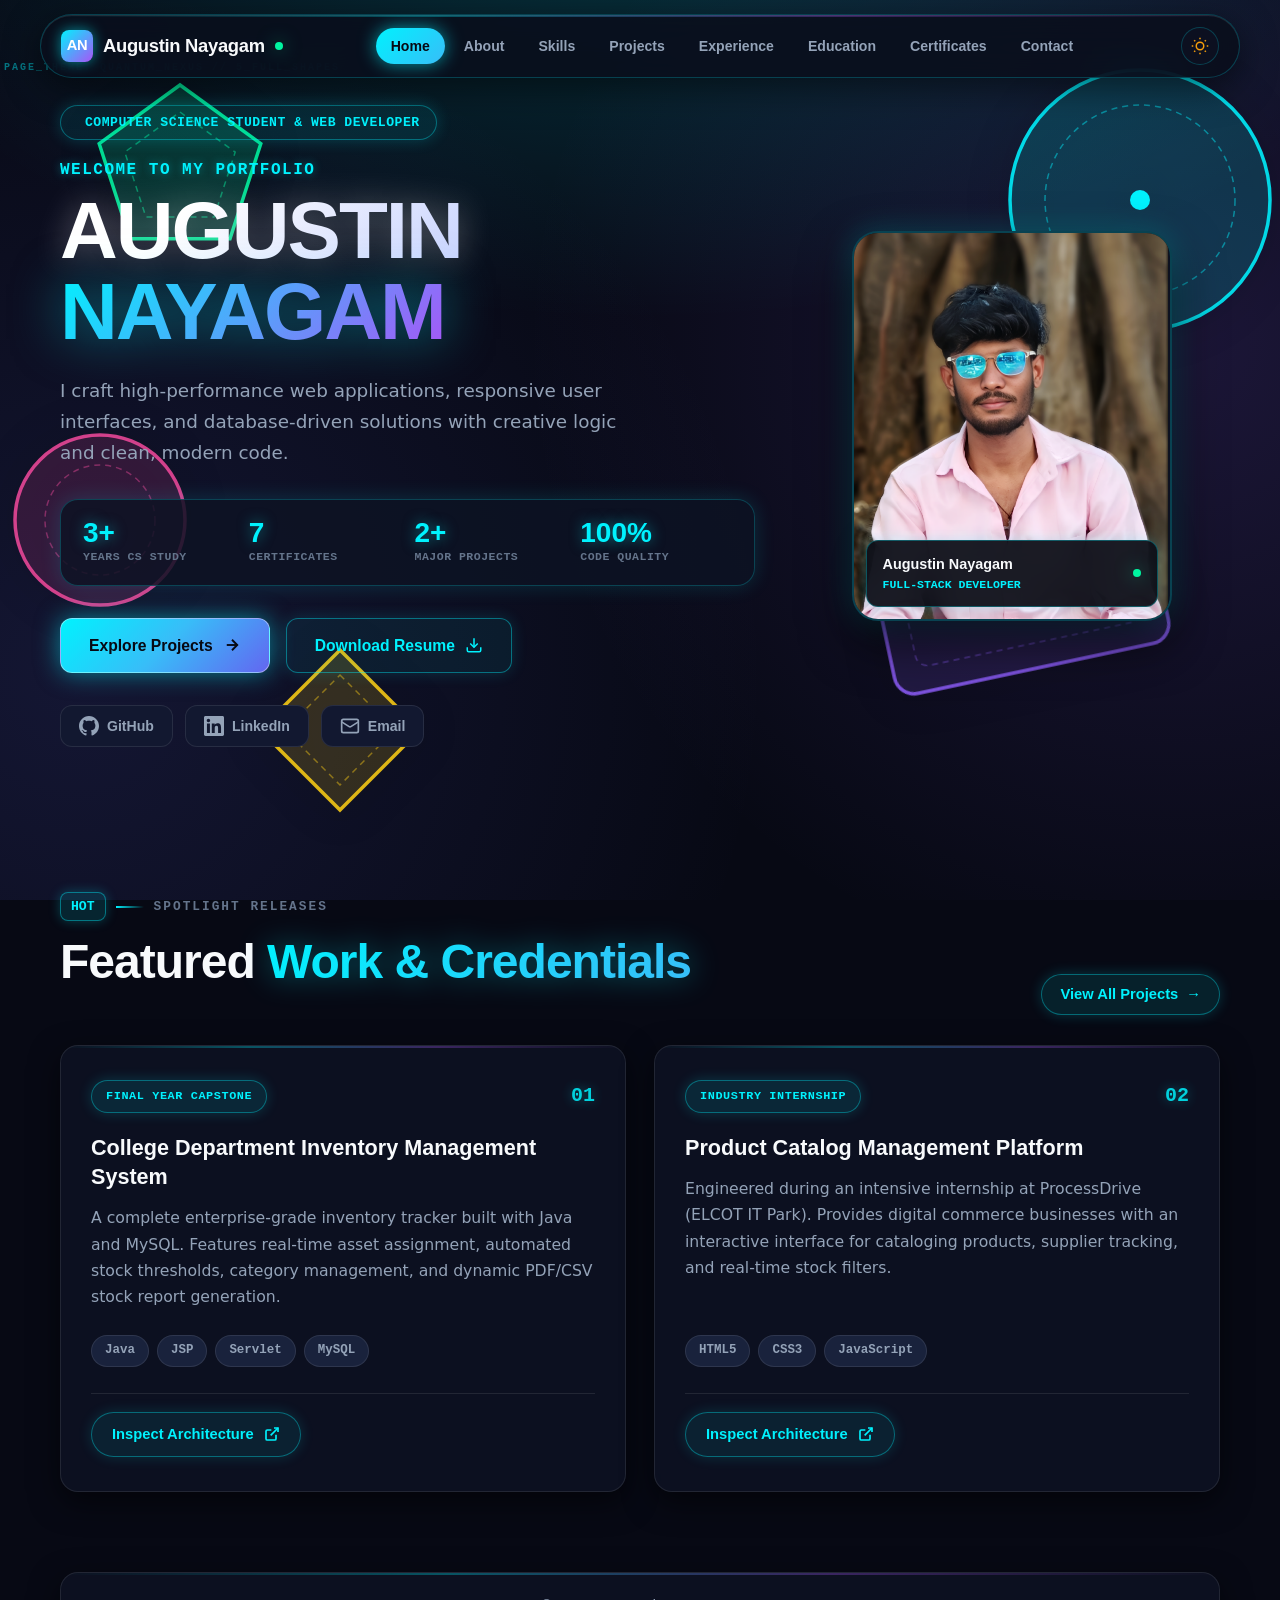
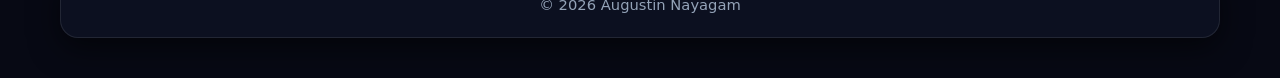
<file: index.html>
<!DOCTYPE html>
<html lang="en">

<head>
    <meta charset="UTF-8">
    <meta name="viewport" content="width=device-width, initial-scale=1.0">
    <meta http-equiv="Content-Security-Policy" content="default-src 'self'; script-src 'self'; style-src 'self' 'unsafe-inline' https://fonts.googleapis.com; font-src https://fonts.gstatic.com; img-src 'self' data:; connect-src 'self'; base-uri 'self'; form-action 'self' mailto:;">
    <meta http-equiv="X-Content-Type-Options" content="nosniff">
    <meta name="referrer" content="strict-origin-when-cross-origin">
    <meta name="description"
        content="Augustin Nayagam - Computer Science Student & Web Developer Portfolio.">
    <title>Augustin Nayagam | Portfolio</title>

    <!-- Google Fonts: Outfit, Space Grotesk, JetBrains Mono -->
    <link rel="preconnect" href="https://fonts.googleapis.com">
    <link rel="preconnect" href="https://fonts.gstatic.com" crossorigin>
    <link
        href="https://fonts.googleapis.com/css2?family=JetBrains+Mono:wght@400;500;700&family=Outfit:wght@400;500;600;700;800;900&family=Space+Grotesk:wght@400;500;600;700&display=swap"
        rel="stylesheet">

    <link rel="stylesheet" href="common.css">
    <link rel="stylesheet" href="index.css">
    <link rel="stylesheet" href="projects.css">
</head>

<body class="page-index">

    <!-- ===== HEADER ===== -->
    <header class="header" id="header">
        <div class="header-inner glass-card">
            <a href="index.html" class="brand">
                <span class="brand-badge">AN</span>
                <span class="brand-text">Augustin Nayagam</span>
                <span class="brand-dot" title="Available for opportunities"></span>
            </a>

            <nav class="desktop-nav" id="desktop-nav">
                <a href="index.html" class="nav-link active">Home</a>
                <a href="about.html" class="nav-link">About</a>
                <a href="skills.html" class="nav-link">Skills</a>
                <a href="projects.html" class="nav-link">Projects</a>
                <a href="experience.html" class="nav-link">Experience</a>
                <a href="education.html" class="nav-link">Education</a>
                <a href="certificates.html" class="nav-link">Certificates</a>
                <a href="contact.html" class="nav-link">Contact</a>
            </nav>

            <div class="header-right">
                <button id="theme-toggle" class="theme-toggle" aria-label="Toggle theme">
                    <svg class="icon-sun" width="18" height="18" viewBox="0 0 24 24" fill="none" stroke="currentColor"
                        stroke-width="2">
                        <circle cx="12" cy="12" r="5" />
                        <line x1="12" y1="1" x2="12" y2="3" />
                        <line x1="12" y1="21" x2="12" y2="23" />
                        <line x1="4.22" y1="4.22" x2="5.64" y2="5.64" />
                        <line x1="18.36" y1="18.36" x2="19.78" y2="19.78" />
                        <line x1="1" y1="12" x2="3" y2="12" />
                        <line x1="21" y1="12" x2="23" y2="12" />
                        <line x1="4.22" y1="19.78" x2="5.64" y2="18.36" />
                        <line x1="18.36" y1="5.64" x2="19.78" y2="4.22" />
                    </svg>
                    <svg class="icon-moon" width="18" height="18" viewBox="0 0 24 24" fill="none" stroke="currentColor"
                        stroke-width="2">
                        <path d="M21 12.79A9 9 0 1 1 11.21 3 7 7 0 0 0 21 12.79z" />
                    </svg>
                </button>
                <button class="burger" id="burger" aria-label="Toggle navigation">
                    <span></span><span></span><span></span>
                </button>
            </div>
        </div>
    </header>

    <!-- ===== MOBILE DRAWER ===== -->
    <div class="drawer" id="drawer">
        <div class="drawer-header">
            <a href="index.html" class="brand">
                <span class="brand-badge">AN</span>
                <span class="brand-text">Augustin Nayagam</span>
            </a>
            <button class="drawer-close" id="drawerClose" aria-label="Close menu">&times;</button>
        </div>
        <nav class="drawer-links">
            <a href="index.html" class="drawer-link active"><span class="neon-num">01</span> Home</a>
            <a href="about.html" class="drawer-link"><span class="neon-num">02</span> About</a>
            <a href="skills.html" class="drawer-link"><span class="neon-num">03</span> Skills</a>
            <a href="projects.html" class="drawer-link"><span class="neon-num">04</span> Projects</a>
            <a href="experience.html" class="drawer-link"><span class="neon-num">05</span> Experience</a>
            <a href="education.html" class="drawer-link"><span class="neon-num">06</span> Education</a>
            <a href="certificates.html" class="drawer-link"><span class="neon-num">07</span> Certificates</a>
            <a href="contact.html" class="drawer-link"><span class="neon-num">08</span> Contact</a>
        </nav>
    </div>
    <div class="drawer-overlay" id="drawer-overlay"></div>

    <main id="main">

        <!-- ===== HERO SPOTLIGHT SECTION ===== -->
        <section id="hero" class="hero sec">
            <div class="wrap hero-container">
                <div class="hero-content">
                    <div class="funky-pill anim-up">
                        <span class="glowing-orb-dot"></span>
                        <span class="pill-text">Computer Science Student &amp; Web Developer</span>
                    </div>

                    <div class="hero-titles anim-up d1">
                        <p class="hero-greeting">WELCOME TO MY PORTFOLIO</p>
                        <h1 class="hero-name">
                            <span class="name-gradient-neon">AUGUSTIN </span>
                            <span class="name-stroke-neon">NAYAGAM</span>
                        </h1>
                    </div>

                    <p class="hero-desc anim-up d2">
                        I craft high-performance web applications, responsive user interfaces, and database-driven solutions with creative logic and clean, modern code.
                    </p>

                    <!-- Player Stats / Metrics Bar -->
                    <div class="hero-stats-row anim-up d3">
                        <div class="stat-item">
                            <span class="stat-num">3+</span>
                            <span class="stat-lbl">Years CS Study</span>
                        </div>
                        <div class="stat-item">
                            <span class="stat-num">7</span>
                            <span class="stat-lbl">Certificates</span>
                        </div>
                        <div class="stat-item">
                            <span class="stat-num">2+</span>
                            <span class="stat-lbl">Major Projects</span>
                        </div>
                        <div class="stat-item">
                            <span class="stat-num">100%</span>
                            <span class="stat-lbl">Code Quality</span>
                        </div>
                    </div>

                    <div class="hero-cta-group anim-up d4">
                        <a href="projects.html" class="neon-btn neon-btn--primary">
                            <span class="btn-text">Explore Projects</span>
                            <svg width="18" height="18" viewBox="0 0 24 24" fill="none" stroke="currentColor"
                                stroke-width="2.5">
                                <line x1="5" y1="12" x2="19" y2="12"></line>
                                <polyline points="12 5 19 12 12 19"></polyline>
                            </svg>
                        </a>
                        <a href="Augustin_Nayagam_Resume.pdf" class="neon-btn neon-btn--glass" download>
                            <span class="btn-text">Download Resume</span>
                            <svg width="18" height="18" viewBox="0 0 24 24" fill="none" stroke="currentColor"
                                stroke-width="2">
                                <path d="M21 15v4a2 2 0 0 1-2 2H5a2 2 0 0 1-2-2v-4"></path>
                                <polyline points="7 10 12 15 17 10"></polyline>
                                <line x1="12" y1="15" x2="12" y2="3"></line>
                            </svg>
                        </a>
                    </div>

                    <div class="hero-socials anim-up d5">
                        <a href="https://github.com/Augustin2437" target="_blank" rel="noopener noreferrer" class="social-glass-badge"
                            aria-label="GitHub">
                            <svg width="20" height="20" viewBox="0 0 24 24" fill="currentColor">
                                <path
                                    d="M12 0c-6.626 0-12 5.373-12 12 0 5.302 3.438 9.8 8.207 11.387.599.111.793-.261.793-.577v-2.234c-3.338.726-4.033-1.416-4.033-1.416-.546-1.387-1.333-1.756-1.333-1.756-1.089-.745.083-.729.083-.729 1.205.084 1.839 1.237 1.839 1.237 1.07 1.834 2.807 1.304 3.492.997.107-.775.418-1.305.762-1.604-2.665-.305-5.467-1.334-5.467-5.931 0-1.311.469-2.381 1.236-3.221-.124-.303-.535-1.524.117-3.176 0 0 1.008-.322 3.301 1.23.957-.266 1.983-.399 3.003-.404 1.02.005 2.047.138 3.006.404 2.291-1.552 3.297-1.23 3.297-1.23.653 1.653.242 2.874.118 3.176.77.84 1.235 1.911 1.235 3.221 0 4.609-2.807 5.624-5.479 5.921.43.372.823 1.102.823 2.222v3.293c0 .319.192.694.801.576 4.765-1.589 8.199-6.086 8.199-11.386 0-6.627-5.373-12-12-12z" />
                            </svg>
                            <span>GitHub</span>
                        </a>
                        <a href="https://www.linkedin.com/in/augustin-nayagam" target="_blank" rel="noopener noreferrer"
                            class="social-glass-badge" aria-label="LinkedIn">
                            <svg width="20" height="20" viewBox="0 0 24 24" fill="currentColor">
                                <path
                                    d="M20.447 20.452h-3.554v-5.569c0-1.328-.027-3.037-1.852-3.037-1.853 0-2.136 1.445-2.136 2.939v5.667H9.351V9h3.414v1.561h.046c.477-.9 1.637-1.85 3.37-1.85 3.601 0 4.267 2.37 4.267 5.455v6.286zM5.337 7.433c-1.144 0-2.063-.926-2.063-2.065 0-1.138.92-2.063 2.063-2.063 1.14 0 2.064.925 2.064 2.063 0 1.139-.925 2.065-2.065 2.065zm1.782 13.019H3.555V9h3.564v11.452zM22.225 0H1.771C.792 0 0 .774 0 1.729v20.542C0 23.227.792 24 1.771 24h20.451C23.2 24 24 23.227 24 22.271V1.729C24 .774 23.2 0 22.222 0h.003z" />
                            </svg>
                            <span>LinkedIn</span>
                        </a>
                        <a href="mailto:augustinnayagam26@gmail.com" class="social-glass-badge" aria-label="Email">
                            <svg width="20" height="20" viewBox="0 0 24 24" fill="none" stroke="currentColor"
                                stroke-width="2">
                                <rect x="2" y="4" width="20" height="16" rx="2" />
                                <path d="m22 7-8.97 5.7a1.94 1.94 0 0 1-2.06 0L2 7" />
                            </svg>
                            <span>Email</span>
                        </a>
                    </div>
                </div>

                <div class="hero-visual anim-up d2">
                    <div class="photo-glass-frame">
                        <img src="profile.png" alt="Augustin Nayagam" class="hero-img">
                        <div class="character-card-badge">
                            <div>
                                <div class="badge-role">Augustin Nayagam</div>
                                <div class="badge-tag">FULL-STACK DEVELOPER</div>
                            </div>
                            <span class="brand-dot" title="Available for hire"></span>
                        </div>
                    </div>
                </div>
            </div>
        </section>

        <!-- ===== FEATURED HIGHLIGHTS (ANKERGAMES SHOWCASE STYLE) ===== -->
        <section class="sec home-showcase-section">
            <div class="wrap">
                <div class="showcase-header">
                    <div>
                        <div class="section-tag">
                            <span class="tag-num">HOT</span>
                            <span class="tag-line"></span>
                            <span class="tag-label">SPOTLIGHT RELEASES</span>
                        </div>
                        <h2 class="section-title">Featured <span class="neon-highlight-cyan">Work &amp; Credentials</span></h2>
                    </div>
                    <a href="projects.html" class="showcase-view-all">
                        <span>View All Projects</span>
                        <span>→</span>
                    </a>
                </div>

                <div class="projects-grid">
                    <!-- Featured Project 1 -->
                    <article class="project-glass-card glass-card reveal">
                        <div class="project-header-top">
                            <span class="project-category-badge">FINAL YEAR CAPSTONE</span>
                            <span class="project-index">01</span>
                        </div>

                        <h3 class="project-title">College Department Inventory Management System</h3>
                        <p class="project-desc">
                            A complete enterprise-grade inventory tracker built with Java and MySQL. Features real-time asset assignment, automated stock thresholds, category management, and dynamic PDF/CSV stock report generation.
                        </p>

                        <div class="project-tech-row">
                            <span class="tech-pill">Java</span>
                            <span class="tech-pill">JSP</span>
                            <span class="tech-pill">Servlet</span>
                            <span class="tech-pill">MySQL</span>
                        </div>

                        <div class="project-actions">
                            <a href="projects.html" class="project-neon-link">
                                <span>Inspect Architecture</span>
                                <svg width="16" height="16" viewBox="0 0 24 24" fill="none" stroke="currentColor"
                                    stroke-width="2.5">
                                    <path d="M18 13v6a2 2 0 0 1-2 2H5a2 2 0 0 1-2-2V8a2 2 0 0 1 2-2h6"></path>
                                    <polyline points="15 3 21 3 21 9"></polyline>
                                    <line x1="10" y1="14" x2="21" y2="3"></line>
                                </svg>
                            </a>
                        </div>
                    </article>

                    <!-- Featured Project 2 -->
                    <article class="project-glass-card glass-card reveal">
                        <div class="project-header-top">
                            <span class="project-category-badge">INDUSTRY INTERNSHIP</span>
                            <span class="project-index">02</span>
                        </div>

                        <h3 class="project-title">Product Catalog Management Platform</h3>
                        <p class="project-desc">
                            Engineered during an intensive internship at ProcessDrive (ELCOT IT Park). Provides digital commerce businesses with an interactive interface for cataloging products, supplier tracking, and real-time stock filters.
                        </p>

                        <div class="project-tech-row">
                            <span class="tech-pill">HTML5</span>
                            <span class="tech-pill">CSS3</span>
                            <span class="tech-pill">JavaScript</span>
                        </div>

                        <div class="project-actions">
                            <a href="projects.html" class="project-neon-link">
                                <span>Inspect Architecture</span>
                                <svg width="16" height="16" viewBox="0 0 24 24" fill="none" stroke="currentColor"
                                    stroke-width="2.5">
                                    <path d="M18 13v6a2 2 0 0 1-2 2H5a2 2 0 0 1-2-2V8a2 2 0 0 1 2-2h6"></path>
                                    <polyline points="15 3 21 3 21 9"></polyline>
                                    <line x1="10" y1="14" x2="21" y2="3"></line>
                                </svg>
                            </a>
                        </div>
                    </article>
                </div>
            </div>
        </section>

    </main>

    <!-- ===== FOOTER ===== -->
    <footer class="footer">
        <div class="wrap footer-content glass-card">
            <p class="footer-copy">© <span id="year"></span> Augustin Nayagam</p>
        </div>
    </footer>

    <script src="script.js"></script>
</body>

</html>
</file>
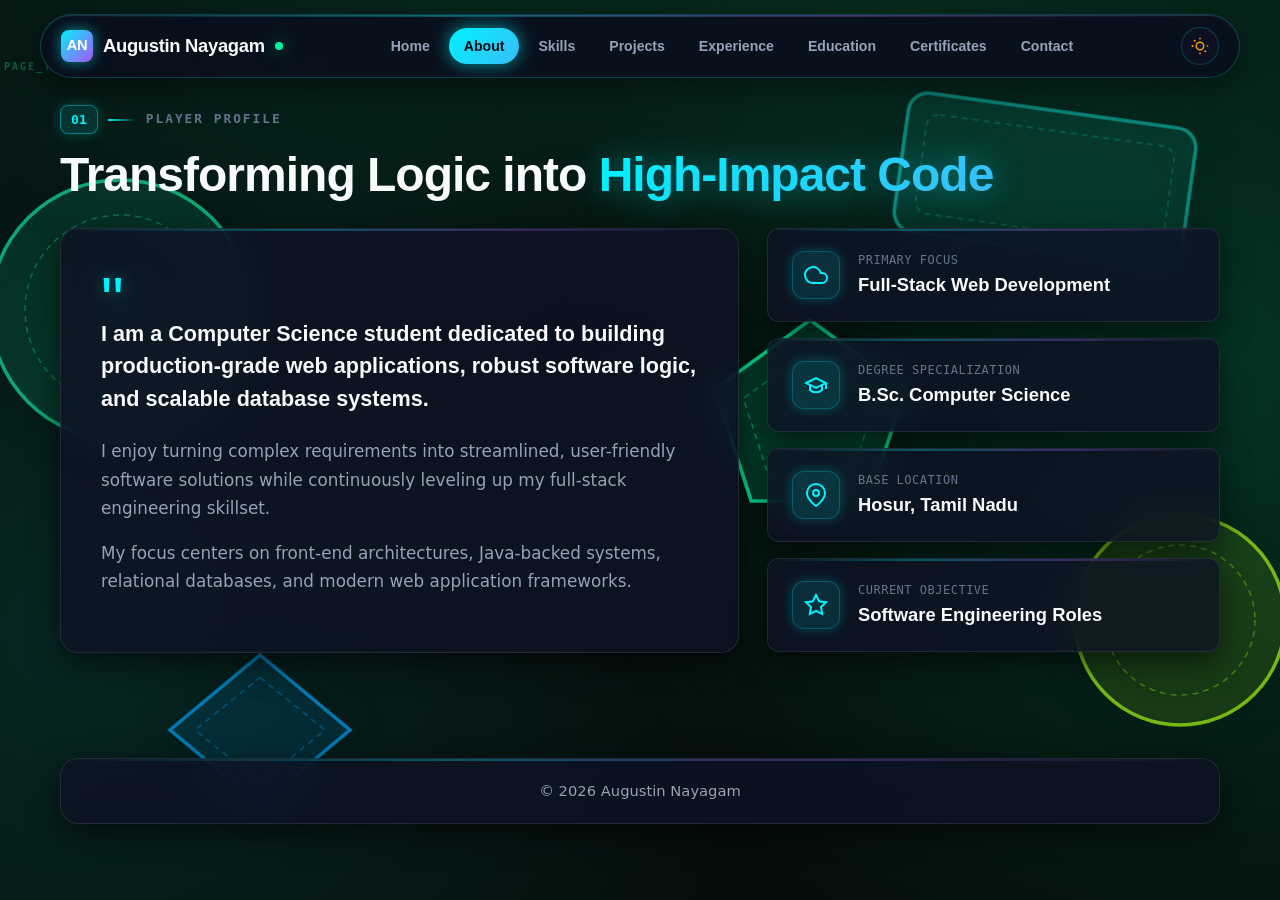
<file: about.html>
<!DOCTYPE html>
<html lang="en">

<head>
    <meta charset="UTF-8">
    <meta name="viewport" content="width=device-width, initial-scale=1.0">
    <meta http-equiv="Content-Security-Policy"
        content="default-src 'self'; script-src 'self'; style-src 'self' 'unsafe-inline' https://fonts.googleapis.com; font-src https://fonts.gstatic.com; img-src 'self' data:; connect-src 'self'; base-uri 'self'; form-action 'self' mailto:;">
    <meta http-equiv="X-Content-Type-Options" content="nosniff">
    <meta name="referrer" content="strict-origin-when-cross-origin">
    <meta name="description"
        content="About Augustin Nayagam - Computer Science student interested in web development, software engineering, and database-driven applications.">
    <title>About Me | Augustin Nayagam</title>

    <!-- Google Fonts: Outfit, Space Grotesk, JetBrains Mono -->
    <link rel="preconnect" href="https://fonts.googleapis.com">
    <link rel="preconnect" href="https://fonts.gstatic.com" crossorigin>
    <link
        href="https://fonts.googleapis.com/css2?family=JetBrains+Mono:wght@400;500;700&family=Outfit:wght@400;500;600;700;800;900&family=Space+Grotesk:wght@400;500;600;700&display=swap"
        rel="stylesheet">

    <link rel="stylesheet" href="common.css">
    <link rel="stylesheet" href="about.css">
</head>

<body class="page-about">

    <!-- ===== HEADER ===== -->
    <header class="header" id="header">
        <div class="header-inner glass-card">
            <a href="index.html" class="brand">
                <span class="brand-badge">AN</span>
                <span class="brand-text">Augustin Nayagam</span>
                <span class="brand-dot" title="Available for opportunities"></span>
            </a>

            <nav class="desktop-nav" id="desktop-nav">
                <a href="index.html" class="nav-link">Home</a>
                <a href="about.html" class="nav-link active">About</a>
                <a href="skills.html" class="nav-link">Skills</a>
                <a href="projects.html" class="nav-link">Projects</a>
                <a href="experience.html" class="nav-link">Experience</a>
                <a href="education.html" class="nav-link">Education</a>
                <a href="certificates.html" class="nav-link">Certificates</a>
                <a href="contact.html" class="nav-link">Contact</a>
            </nav>

            <div class="header-right">
                <button id="theme-toggle" class="theme-toggle" aria-label="Toggle theme">
                    <svg class="icon-sun" width="18" height="18" viewBox="0 0 24 24" fill="none" stroke="currentColor"
                        stroke-width="2">
                        <circle cx="12" cy="12" r="5" />
                        <line x1="12" y1="1" x2="12" y2="3" />
                        <line x1="12" y1="21" x2="12" y2="23" />
                        <line x1="4.22" y1="4.22" x2="5.64" y2="5.64" />
                        <line x1="18.36" y1="18.36" x2="19.78" y2="19.78" />
                        <line x1="1" y1="12" x2="3" y2="12" />
                        <line x1="21" y1="12" x2="23" y2="12" />
                        <line x1="4.22" y1="4.22" x2="5.64" y2="5.64" />
                        <line x1="18.36" y1="18.36" x2="19.78" y2="19.78" />
                        <line x1="1" y1="12" x2="3" y2="12" />
                    </svg>
                    <svg class="icon-moon" width="18" height="18" viewBox="0 0 24 24" fill="none" stroke="currentColor"
                        stroke-width="2">
                        <path d="M21 12.79A9 9 0 1 1 11.21 3 7 7 0 0 0 21 12.79z" />
                    </svg>
                </button>
                <button class="burger" id="burger" aria-label="Toggle navigation">
                    <span></span><span></span><span></span>
                </button>
            </div>
        </div>
    </header>

    <!-- ===== MOBILE DRAWER ===== -->
    <div class="drawer" id="drawer">
        <div class="drawer-header">
            <a href="index.html" class="brand">
                <span class="brand-badge">AN</span>
                <span class="brand-text">Augustin Nayagam</span>
            </a>
            <button class="drawer-close" id="drawerClose" aria-label="Close menu">&times;</button>
        </div>
        <nav class="drawer-links">
            <a href="index.html" class="drawer-link"><span class="neon-num">01</span> Home</a>
            <a href="about.html" class="drawer-link active"><span class="neon-num">02</span> About</a>
            <a href="skills.html" class="drawer-link"><span class="neon-num">03</span> Skills</a>
            <a href="projects.html" class="drawer-link"><span class="neon-num">04</span> Projects</a>
            <a href="experience.html" class="drawer-link"><span class="neon-num">05</span> Experience</a>
            <a href="education.html" class="drawer-link"><span class="neon-num">06</span> Education</a>
            <a href="certificates.html" class="drawer-link"><span class="neon-num">07</span> Certificates</a>
            <a href="contact.html" class="drawer-link"><span class="neon-num">08</span> Contact</a>
        </nav>
    </div>
    <div class="drawer-overlay" id="drawer-overlay"></div>

    <main id="main">

        <!-- ===== ABOUT SECTION ===== -->
        <section id="about" class="sec">
            <div class="wrap">
                <div class="section-tag reveal">
                    <span class="tag-num">01</span>
                    <span class="tag-line"></span>
                    <span class="tag-label">PLAYER PROFILE</span>
                </div>

                <h2 class="section-title reveal">Transforming Logic into <span class="neon-highlight-cyan">High-Impact
                        Code</span></h2>

                <div class="about-grid">
                    <div class="about-quote-card glass-card reveal">
                        <div class="quote-mark">"</div>
                        <blockquote class="about-statement">
                            I am a Computer Science student dedicated to building production-grade web applications,
                            robust software logic, and scalable database systems.
                        </blockquote>
                        <p class="about-text">
                            I enjoy turning complex requirements into streamlined, user-friendly software solutions
                            while continuously leveling up my full-stack engineering skillset.
                        </p>
                        <p class="about-text">
                            My focus centers on front-end architectures, Java-backed systems, relational databases, and
                            modern web application frameworks.
                        </p>
                    </div>

                    <div class="about-facts-container">
                        <div class="fact-card glass-card reveal">
                            <div class="fact-icon-wrap">
                                <svg width="24" height="24" viewBox="0 0 24 24" fill="none" stroke="currentColor"
                                    stroke-width="2">
                                    <path d="M18 10h-1.26A8 8 0 1 0 9 20h9a5 5 0 0 0 0-10z" />
                                </svg>
                            </div>
                            <div class="fact-info">
                                <span class="fact-title">Primary Focus</span>
                                <strong class="fact-value">Full-Stack Web Development</strong>
                            </div>
                        </div>

                        <div class="fact-card glass-card reveal">
                            <div class="fact-icon-wrap">
                                <svg width="24" height="24" viewBox="0 0 24 24" fill="none" stroke="currentColor"
                                    stroke-width="2">
                                    <path d="M22 10v6M2 10l10-5 10 5-10 5z" />
                                    <path d="M6 12v5c3 3 9 3 12 0v-5" />
                                </svg>
                            </div>
                            <div class="fact-info">
                                <span class="fact-title">Degree Specialization</span>
                                <strong class="fact-value">B.Sc. Computer Science</strong>
                            </div>
                        </div>

                        <div class="fact-card glass-card reveal">
                            <div class="fact-icon-wrap">
                                <svg width="24" height="24" viewBox="0 0 24 24" fill="none" stroke="currentColor"
                                    stroke-width="2">
                                    <path d="M21 10c0 7-9 13-9 13s-9-6-9-13a9 9 0 0 1 18 0z" />
                                    <circle cx="12" cy="10" r="3" />
                                </svg>
                            </div>
                            <div class="fact-info">
                                <span class="fact-title">Base Location</span>
                                <strong class="fact-value">Hosur, Tamil Nadu</strong>
                            </div>
                        </div>

                        <div class="fact-card glass-card reveal">
                            <div class="fact-icon-wrap">
                                <svg width="24" height="24" viewBox="0 0 24 24" fill="none" stroke="currentColor"
                                    stroke-width="2">
                                    <polygon
                                        points="12 2 15.09 8.26 22 9.27 17 14.14 18.18 21.02 12 17.77 5.82 21.02 7 14.14 2 9.27 8.91 8.26 12 2" />
                                </svg>
                            </div>
                            <div class="fact-info">
                                <span class="fact-title">Current Objective</span>
                                <strong class="fact-value">Software Engineering Roles</strong>
                            </div>
                        </div>
                    </div>
                </div>
            </div>
        </section>

    </main>

    <!-- ===== FOOTER ===== -->
    <footer class="footer">
        <div class="wrap footer-content glass-card">
            <p class="footer-copy">© <span id="year"></span> Augustin Nayagam</p>
        </div>
    </footer>

    <script src="script.js"></script>
</body>

</html>
</file>
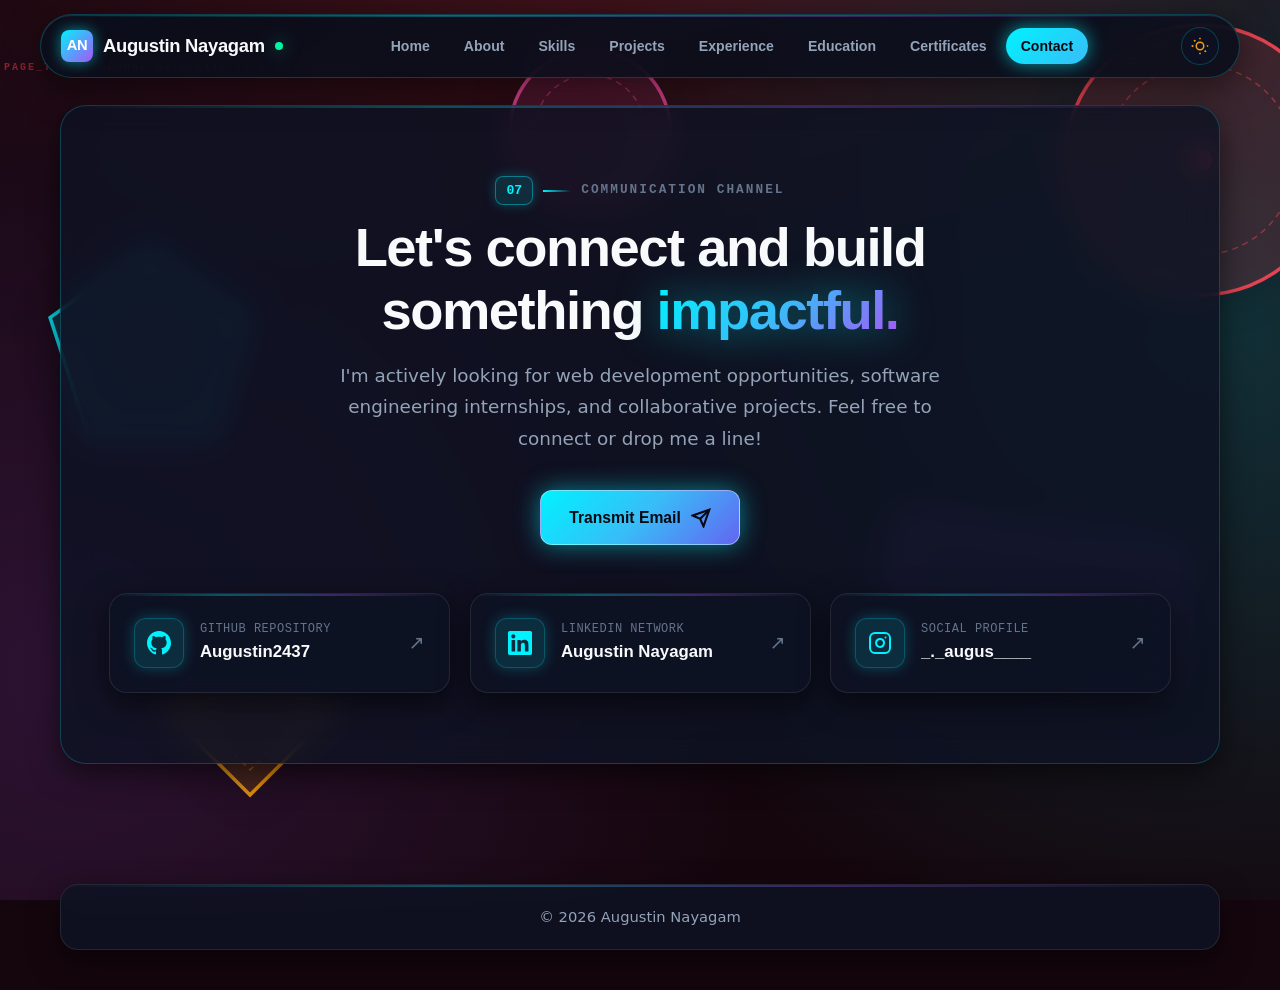
<file: contact.html>
<!DOCTYPE html>
<html lang="en">

<head>
    <meta charset="UTF-8">
    <meta name="viewport" content="width=device-width, initial-scale=1.0">
    <meta http-equiv="Content-Security-Policy" content="default-src 'self'; script-src 'self'; style-src 'self' 'unsafe-inline' https://fonts.googleapis.com; font-src https://fonts.gstatic.com; img-src 'self' data:; connect-src 'self'; base-uri 'self'; form-action 'self' mailto:;">
    <meta http-equiv="X-Content-Type-Options" content="nosniff">
    <meta name="referrer" content="strict-origin-when-cross-origin">
    <meta name="description"
        content="Get in touch with Augustin Nayagam for web development opportunities, internships, and collaborative software projects.">
    <title>Contact | Augustin Nayagam</title>

    <!-- Google Fonts: Outfit, Space Grotesk, JetBrains Mono -->
    <link rel="preconnect" href="https://fonts.googleapis.com">
    <link rel="preconnect" href="https://fonts.gstatic.com" crossorigin>
    <link
        href="https://fonts.googleapis.com/css2?family=JetBrains+Mono:wght@400;500;700&family=Outfit:wght@400;500;600;700;800;900&family=Space+Grotesk:wght@400;500;600;700&display=swap"
        rel="stylesheet">

    <link rel="stylesheet" href="common.css">
    <link rel="stylesheet" href="contact.css">
</head>

<body class="page-contact">

    <!-- ===== HEADER ===== -->
    <header class="header" id="header">
        <div class="header-inner glass-card">
            <a href="index.html" class="brand">
                <span class="brand-badge">AN</span>
                <span class="brand-text">Augustin Nayagam</span>
                <span class="brand-dot" title="Available for opportunities"></span>
            </a>

            <nav class="desktop-nav" id="desktop-nav">
                <a href="index.html" class="nav-link">Home</a>
                <a href="about.html" class="nav-link">About</a>
                <a href="skills.html" class="nav-link">Skills</a>
                <a href="projects.html" class="nav-link">Projects</a>
                <a href="experience.html" class="nav-link">Experience</a>
                <a href="education.html" class="nav-link">Education</a>
                <a href="certificates.html" class="nav-link">Certificates</a>
                <a href="contact.html" class="nav-link active">Contact</a>
            </nav>

            <div class="header-right">
                <button id="theme-toggle" class="theme-toggle" aria-label="Toggle theme">
                    <svg class="icon-sun" width="18" height="18" viewBox="0 0 24 24" fill="none" stroke="currentColor"
                        stroke-width="2">
                        <circle cx="12" cy="12" r="5" />
                        <line x1="12" y1="1" x2="12" y2="3" />
                        <line x1="12" y1="21" x2="12" y2="23" />
                        <line x1="4.22" y1="4.22" x2="5.64" y2="5.64" />
                        <line x1="18.36" y1="18.36" x2="19.78" y2="19.78" />
                        <line x1="1" y1="12" x2="3" y2="12" />
                        <line x1="21" y1="12" x2="23" y2="12" />
                        <line x1="4.22" y1="4.22" x2="5.64" y2="5.64" />
                        <line x1="18.36" y1="18.36" x2="19.78" y2="19.78" />
                        <line x1="1" y1="12" x2="3" y2="12" />
                    </svg>
                    <svg class="icon-moon" width="18" height="18" viewBox="0 0 24 24" fill="none" stroke="currentColor"
                        stroke-width="2">
                        <path d="M21 12.79A9 9 0 1 1 11.21 3 7 7 0 0 0 21 12.79z" />
                    </svg>
                </button>
                <button class="burger" id="burger" aria-label="Toggle navigation">
                    <span></span><span></span><span></span>
                </button>
            </div>
        </div>
    </header>

    <!-- ===== MOBILE DRAWER ===== -->
    <div class="drawer" id="drawer">
        <div class="drawer-header">
            <a href="index.html" class="brand">
                <span class="brand-badge">AN</span>
                <span class="brand-text">Augustin Nayagam</span>
            </a>
            <button class="drawer-close" id="drawerClose" aria-label="Close menu">&times;</button>
        </div>
        <nav class="drawer-links">
            <a href="index.html" class="drawer-link"><span class="neon-num">01</span> Home</a>
            <a href="about.html" class="drawer-link"><span class="neon-num">02</span> About</a>
            <a href="skills.html" class="drawer-link"><span class="neon-num">03</span> Skills</a>
            <a href="projects.html" class="drawer-link"><span class="neon-num">04</span> Projects</a>
            <a href="experience.html" class="drawer-link"><span class="neon-num">05</span> Experience</a>
            <a href="education.html" class="drawer-link"><span class="neon-num">06</span> Education</a>
            <a href="certificates.html" class="drawer-link"><span class="neon-num">07</span> Certificates</a>
            <a href="contact.html" class="drawer-link active"><span class="neon-num">08</span> Contact</a>
        </nav>
    </div>
    <div class="drawer-overlay" id="drawer-overlay"></div>

    <main id="main">

        <!-- ===== CONTACT SECTION ===== -->
        <section id="contact" class="sec contact-sec">
            <div class="wrap">
                <div class="contact-glass-hub glass-card reveal">

                    <div class="section-tag section-tag--center">
                        <span class="tag-num">07</span>
                        <span class="tag-line"></span>
                        <span class="tag-label">COMMUNICATION CHANNEL</span>
                    </div>

                    <h2 class="contact-headline">
                        Let's connect and build something <span class="funky-highlight-gradient">impactful.</span>
                    </h2>

                    <p class="contact-subtext">
                        I'm actively looking for web development opportunities, software engineering internships, and collaborative projects. Feel free to connect or drop me a line!
                    </p>

                    <div class="contact-primary-btn-wrap">
                        <a href="mailto:augustinnayagam26@gmail.com" class="neon-btn neon-btn--primary">
                            <span class="btn-text">Transmit Email</span>
                            <svg width="20" height="20" viewBox="0 0 24 24" fill="none" stroke="currentColor"
                                stroke-width="2.5">
                                <line x1="22" y1="2" x2="11" y2="13"></line>
                                <polygon points="22 2 15 22 11 13 2 9 22 2"></polygon>
                            </svg>
                        </a>
                    </div>

                    <div class="contact-social-grid">
                        <a href="https://github.com/Augustin2437" target="_blank" rel="noopener noreferrer"
                            class="contact-card glass-card">
                            <div class="card-icon">
                                <svg width="24" height="24" viewBox="0 0 24 24" fill="currentColor">
                                    <path
                                        d="M12 0c-6.626 0-12 5.373-12 12 0 5.302 3.438 9.8 8.207 11.387.599.111.793-.261.793-.577v-2.234c-3.338.726-4.033-1.416-4.033-1.416-.546-1.387-1.333-1.756-1.333-1.756-1.089-.745.083-.729.083-.729 1.205.084 1.839 1.237 1.839 1.237 1.07 1.834 2.807 1.304 3.492.997.107-.775.418-1.305.762-1.604-2.665-.305-5.467-1.334-5.467-5.931 0-1.311.469-2.381 1.236-3.221-.124-.303-.535-1.524.117-3.176 0 0 1.008-.322 3.301 1.23.957-.266 1.983-.399 3.003-.404 1.02.005 2.047.138 3.006.404 2.291-1.552 3.297-1.23 3.297-1.23.653 1.653.242 2.874.118 3.176.77.84 1.235 1.911 1.235 3.221 0 4.609-2.807 5.624-5.479 5.921.43.372.823 1.102.823 2.222v3.293c0 .319.192.694.801.576 4.765-1.589 8.199-6.086 8.199-11.386 0-6.627-5.373-12-12-12z" />
                                </svg>
                            </div>
                            <div class="card-details">
                                <span class="card-label">GitHub Repository</span>
                                <span class="card-val">Augustin2437</span>
                            </div>
                            <span class="card-arrow">↗</span>
                        </a>

                        <a href="https://www.linkedin.com/in/augustin-nayagam" target="_blank" rel="noopener noreferrer"
                            class="contact-card glass-card">
                            <div class="card-icon">
                                <svg width="24" height="24" viewBox="0 0 24 24" fill="currentColor">
                                    <path
                                        d="M20.447 20.452h-3.554v-5.569c0-1.328-.027-3.037-1.852-3.037-1.853 0-2.136 1.445-2.136 2.939v5.667H9.351V9h3.414v1.561h.046c.477-.9 1.637-1.85 3.37-1.85 3.601 0 4.267 2.37 4.267 5.455v6.286zM5.337 7.433c-1.144 0-2.063-.926-2.063-2.065 0-1.138.92-2.063 2.063-2.063 1.14 0 2.064.925 2.064 2.063 0 1.139-.925 2.065-2.065 2.065zm1.782 13.019H3.555V9h3.564v11.452zM22.225 0H1.771C.792 0 0 .774 0 1.729v20.542C0 23.227.792 24 1.771 24h20.451C23.2 24 24 23.227 24 22.271V1.729C24 .774 23.2 0 22.222 0h.003z" />
                                </svg>
                            </div>
                            <div class="card-details">
                                <span class="card-label">LinkedIn Network</span>
                                <span class="card-val">Augustin Nayagam</span>
                            </div>
                            <span class="card-arrow">↗</span>
                        </a>

                        <a href="https://www.instagram.com/_._augus____?stkn=cjR6Nms3OXlpOXI=" target="_blank" rel="noopener noreferrer"
                            class="contact-card glass-card">
                            <div class="card-icon">
                                <svg width="24" height="24" viewBox="0 0 24 24" fill="none" stroke="currentColor"
                                    stroke-width="2" stroke-linecap="round" stroke-linejoin="round">
                                    <rect x="2" y="2" width="20" height="20" rx="5" ry="5"></rect>
                                    <path d="M16 11.37A4 4 0 1 1 12.63 8 4 4 0 0 1 16 11.37z"></path>
                                    <line x1="17.5" y1="6.5" x2="17.51" y2="6.5"></line>
                                </svg>
                            </div>
                            <div class="card-details">
                                <span class="card-label">Social Profile</span>
                                <span class="card-val">_._augus____</span>
                            </div>
                            <span class="card-arrow">↗</span>
                        </a>
                    </div>
                </div>
            </div>
        </section>

    </main>

    <!-- ===== FOOTER ===== -->
    <footer class="footer">
        <div class="wrap footer-content glass-card">
            <p class="footer-copy">© <span id="year"></span> Augustin Nayagam</p>
        </div>
    </footer>

    <script src="script.js"></script>
</body>

</html>
</file>
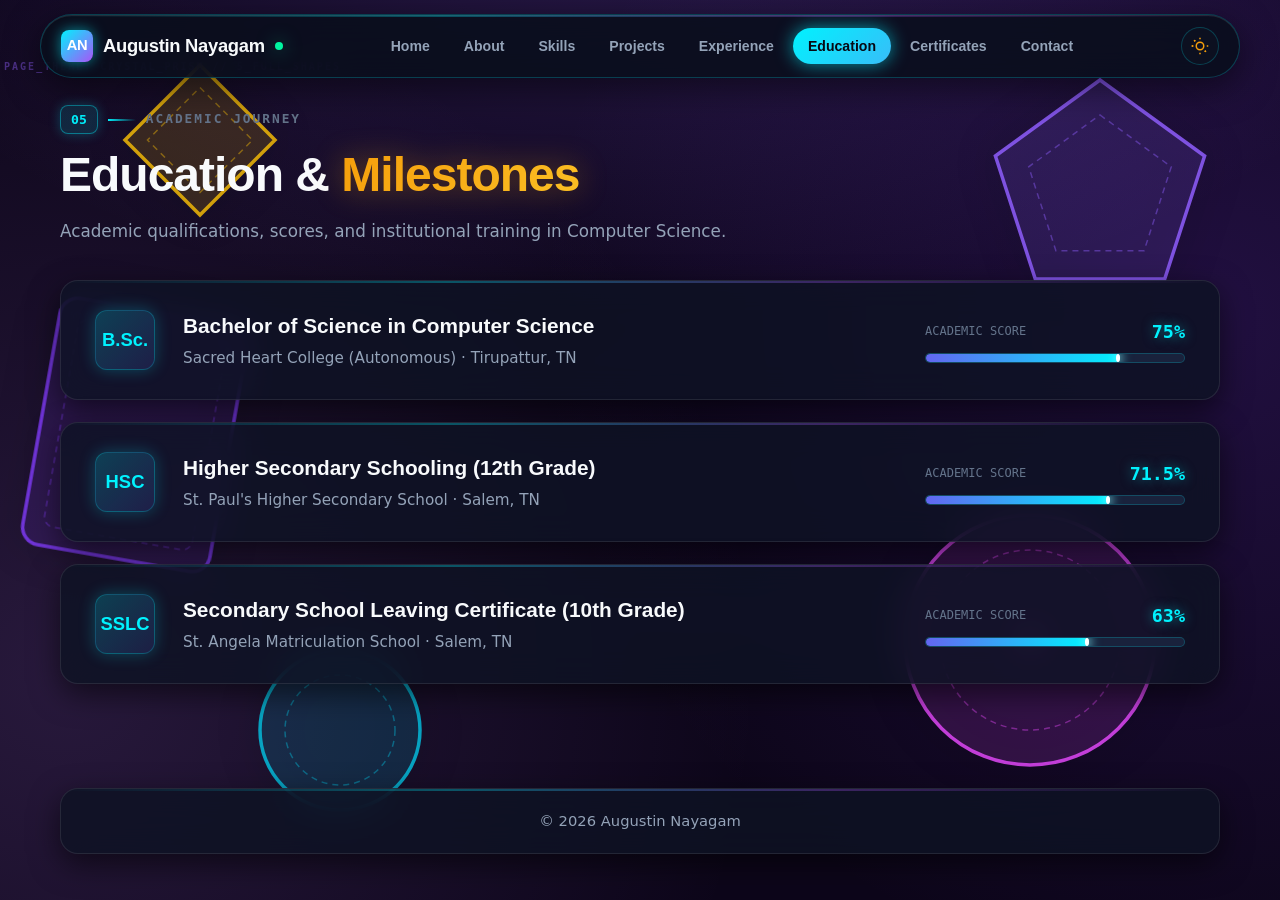
<file: education.html>
<!DOCTYPE html>
<html lang="en">

<head>
    <meta charset="UTF-8">
    <meta name="viewport" content="width=device-width, initial-scale=1.0">
    <meta http-equiv="Content-Security-Policy" content="default-src 'self'; script-src 'self'; style-src 'self' 'unsafe-inline' https://fonts.googleapis.com; font-src https://fonts.gstatic.com; img-src 'self' data:; connect-src 'self'; base-uri 'self'; form-action 'self' mailto:;">
    <meta http-equiv="X-Content-Type-Options" content="nosniff">
    <meta name="referrer" content="strict-origin-when-cross-origin">
    <meta name="description"
        content="Academic journey and qualifications of Augustin Nayagam, B.Sc. in Computer Science at Sacred Heart College.">
    <title>Education | Augustin Nayagam</title>

    <!-- Google Fonts: Outfit, Space Grotesk, JetBrains Mono -->
    <link rel="preconnect" href="https://fonts.googleapis.com">
    <link rel="preconnect" href="https://fonts.gstatic.com" crossorigin>
    <link
        href="https://fonts.googleapis.com/css2?family=JetBrains+Mono:wght@400;500;700&family=Outfit:wght@400;500;600;700;800;900&family=Space+Grotesk:wght@400;500;600;700&display=swap"
        rel="stylesheet">

    <link rel="stylesheet" href="common.css">
    <link rel="stylesheet" href="education.css">
</head>

<body class="page-education">

    <!-- ===== HEADER ===== -->
    <header class="header" id="header">
        <div class="header-inner glass-card">
            <a href="index.html" class="brand">
                <span class="brand-badge">AN</span>
                <span class="brand-text">Augustin Nayagam</span>
                <span class="brand-dot" title="Available for opportunities"></span>
            </a>

            <nav class="desktop-nav" id="desktop-nav">
                <a href="index.html" class="nav-link">Home</a>
                <a href="about.html" class="nav-link">About</a>
                <a href="skills.html" class="nav-link">Skills</a>
                <a href="projects.html" class="nav-link">Projects</a>
                <a href="experience.html" class="nav-link">Experience</a>
                <a href="education.html" class="nav-link active">Education</a>
                <a href="certificates.html" class="nav-link">Certificates</a>
                <a href="contact.html" class="nav-link">Contact</a>
            </nav>

            <div class="header-right">
                <button id="theme-toggle" class="theme-toggle" aria-label="Toggle theme">
                    <svg class="icon-sun" width="18" height="18" viewBox="0 0 24 24" fill="none" stroke="currentColor"
                        stroke-width="2">
                        <circle cx="12" cy="12" r="5" />
                        <line x1="12" y1="1" x2="12" y2="3" />
                        <line x1="12" y1="21" x2="12" y2="23" />
                        <line x1="4.22" y1="4.22" x2="5.64" y2="5.64" />
                        <line x1="18.36" y1="18.36" x2="19.78" y2="19.78" />
                        <line x1="1" y1="12" x2="3" y2="12" />
                        <line x1="21" y1="12" x2="23" y2="12" />
                        <line x1="4.22" y1="4.22" x2="5.64" y2="5.64" />
                        <line x1="18.36" y1="18.36" x2="19.78" y2="19.78" />
                        <line x1="1" y1="12" x2="3" y2="12" />
                    </svg>
                    <svg class="icon-moon" width="18" height="18" viewBox="0 0 24 24" fill="none" stroke="currentColor"
                        stroke-width="2">
                        <path d="M21 12.79A9 9 0 1 1 11.21 3 7 7 0 0 0 21 12.79z" />
                    </svg>
                </button>
                <button class="burger" id="burger" aria-label="Toggle navigation">
                    <span></span><span></span><span></span>
                </button>
            </div>
        </div>
    </header>

    <!-- ===== MOBILE DRAWER ===== -->
    <div class="drawer" id="drawer">
        <div class="drawer-header">
            <a href="index.html" class="brand">
                <span class="brand-badge">AN</span>
                <span class="brand-text">Augustin Nayagam</span>
            </a>
            <button class="drawer-close" id="drawerClose" aria-label="Close menu">&times;</button>
        </div>
        <nav class="drawer-links">
            <a href="index.html" class="drawer-link"><span class="neon-num">01</span> Home</a>
            <a href="about.html" class="drawer-link"><span class="neon-num">02</span> About</a>
            <a href="skills.html" class="drawer-link"><span class="neon-num">03</span> Skills</a>
            <a href="projects.html" class="drawer-link"><span class="neon-num">04</span> Projects</a>
            <a href="experience.html" class="drawer-link"><span class="neon-num">05</span> Experience</a>
            <a href="education.html" class="drawer-link active"><span class="neon-num">06</span> Education</a>
            <a href="certificates.html" class="drawer-link"><span class="neon-num">07</span> Certificates</a>
            <a href="contact.html" class="drawer-link"><span class="neon-num">08</span> Contact</a>
        </nav>
    </div>
    <div class="drawer-overlay" id="drawer-overlay"></div>

    <main id="main">

        <!-- ===== EDUCATION SECTION ===== -->
        <section id="education" class="sec">
            <div class="wrap">
                <div class="section-tag reveal">
                    <span class="tag-num">05</span>
                    <span class="tag-line"></span>
                    <span class="tag-label">ACADEMIC JOURNEY</span>
                </div>

                <h2 class="section-title reveal">Education &amp; <span class="neon-highlight-amber">Milestones</span></h2>
                <p class="section-lead reveal">
                    Academic qualifications, scores, and institutional training in Computer Science.
                </p>

                <div class="edu-container">
                    <!-- College Degree -->
                    <div class="edu-glass-card glass-card reveal">
                        <div class="edu-badge-column">
                            <span class="edu-tag-badge">B.Sc.</span>
                        </div>
                        <div class="edu-details-column">
                            <h3 class="edu-degree">Bachelor of Science in Computer Science</h3>
                            <p class="edu-institution">Sacred Heart College (Autonomous) · Tirupattur, TN</p>
                        </div>
                        <div class="edu-progress-column">
                            <div class="progress-meta">
                                <span class="meta-label">Academic Score</span>
                                <span class="meta-percentage">75%</span>
                            </div>
                            <div class="neon-progress-track">
                                <div class="neon-progress-fill" data-pct="75"></div>
                            </div>
                        </div>
                    </div>

                    <!-- HSC Schooling -->
                    <div class="edu-glass-card glass-card reveal">
                        <div class="edu-badge-column">
                            <span class="edu-tag-badge">HSC</span>
                        </div>
                        <div class="edu-details-column">
                            <h3 class="edu-degree">Higher Secondary Schooling (12th Grade)</h3>
                            <p class="edu-institution">St. Paul's Higher Secondary School · Salem, TN</p>
                        </div>
                        <div class="edu-progress-column">
                            <div class="progress-meta">
                                <span class="meta-label">Academic Score</span>
                                <span class="meta-percentage">71.5%</span>
                            </div>
                            <div class="neon-progress-track">
                                <div class="neon-progress-fill" data-pct="71.5"></div>
                            </div>
                        </div>
                    </div>

                    <!-- SSLC Schooling -->
                    <div class="edu-glass-card glass-card reveal">
                        <div class="edu-badge-column">
                            <span class="edu-tag-badge">SSLC</span>
                        </div>
                        <div class="edu-details-column">
                            <h3 class="edu-degree">Secondary School Leaving Certificate (10th Grade)</h3>
                            <p class="edu-institution">St. Angela Matriculation School · Salem, TN</p>
                        </div>
                        <div class="edu-progress-column">
                            <div class="progress-meta">
                                <span class="meta-label">Academic Score</span>
                                <span class="meta-percentage">63%</span>
                            </div>
                            <div class="neon-progress-track">
                                <div class="neon-progress-fill" data-pct="63"></div>
                            </div>
                        </div>
                    </div>
                </div>
            </div>
        </section>

    </main>

    <!-- ===== FOOTER ===== -->
    <footer class="footer">
        <div class="wrap footer-content glass-card">
            <p class="footer-copy">© <span id="year"></span> Augustin Nayagam</p>
        </div>
    </footer>

    <script src="script.js"></script>
</body>

</html>
</file>
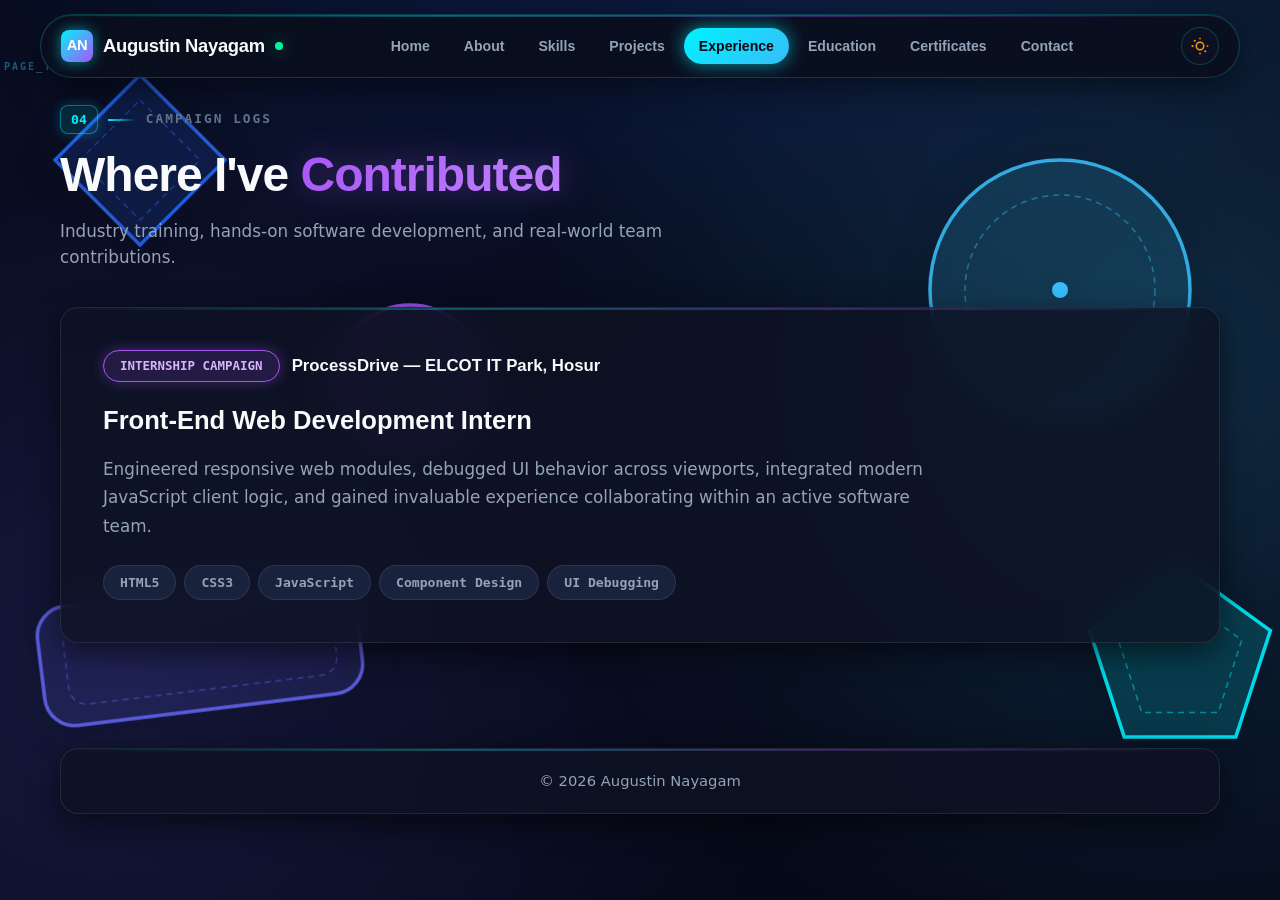
<file: experience.html>
<!DOCTYPE html>
<html lang="en">

<head>
    <meta charset="UTF-8">
    <meta name="viewport" content="width=device-width, initial-scale=1.0">
    <meta http-equiv="Content-Security-Policy" content="default-src 'self'; script-src 'self'; style-src 'self' 'unsafe-inline' https://fonts.googleapis.com; font-src https://fonts.gstatic.com; img-src 'self' data:; connect-src 'self'; base-uri 'self'; form-action 'self' mailto:;">
    <meta http-equiv="X-Content-Type-Options" content="nosniff">
    <meta name="referrer" content="strict-origin-when-cross-origin">
    <meta name="description"
        content="Work and internship experience of Augustin Nayagam, including front-end web development at ProcessDrive.">
    <title>Experience | Augustin Nayagam</title>

    <!-- Google Fonts: Outfit, Space Grotesk, JetBrains Mono -->
    <link rel="preconnect" href="https://fonts.googleapis.com">
    <link rel="preconnect" href="https://fonts.gstatic.com" crossorigin>
    <link
        href="https://fonts.googleapis.com/css2?family=JetBrains+Mono:wght@400;500;700&family=Outfit:wght@400;500;600;700;800;900&family=Space+Grotesk:wght@400;500;600;700&display=swap"
        rel="stylesheet">

    <link rel="stylesheet" href="common.css">
    <link rel="stylesheet" href="experience.css">
</head>

<body class="page-experience">

    <!-- ===== HEADER ===== -->
    <header class="header" id="header">
        <div class="header-inner glass-card">
            <a href="index.html" class="brand">
                <span class="brand-badge">AN</span>
                <span class="brand-text">Augustin Nayagam</span>
                <span class="brand-dot" title="Available for opportunities"></span>
            </a>

            <nav class="desktop-nav" id="desktop-nav">
                <a href="index.html" class="nav-link">Home</a>
                <a href="about.html" class="nav-link">About</a>
                <a href="skills.html" class="nav-link">Skills</a>
                <a href="projects.html" class="nav-link">Projects</a>
                <a href="experience.html" class="nav-link active">Experience</a>
                <a href="education.html" class="nav-link">Education</a>
                <a href="certificates.html" class="nav-link">Certificates</a>
                <a href="contact.html" class="nav-link">Contact</a>
            </nav>

            <div class="header-right">
                <button id="theme-toggle" class="theme-toggle" aria-label="Toggle theme">
                    <svg class="icon-sun" width="18" height="18" viewBox="0 0 24 24" fill="none" stroke="currentColor"
                        stroke-width="2">
                        <circle cx="12" cy="12" r="5" />
                        <line x1="12" y1="1" x2="12" y2="3" />
                        <line x1="12" y1="21" x2="12" y2="23" />
                        <line x1="4.22" y1="4.22" x2="5.64" y2="5.64" />
                        <line x1="18.36" y1="18.36" x2="19.78" y2="19.78" />
                        <line x1="1" y1="12" x2="3" y2="12" />
                        <line x1="21" y1="12" x2="23" y2="12" />
                        <line x1="4.22" y1="4.22" x2="5.64" y2="5.64" />
                        <line x1="18.36" y1="18.36" x2="19.78" y2="19.78" />
                        <line x1="1" y1="12" x2="3" y2="12" />
                    </svg>
                    <svg class="icon-moon" width="18" height="18" viewBox="0 0 24 24" fill="none" stroke="currentColor"
                        stroke-width="2">
                        <path d="M21 12.79A9 9 0 1 1 11.21 3 7 7 0 0 0 21 12.79z" />
                    </svg>
                </button>
                <button class="burger" id="burger" aria-label="Toggle navigation">
                    <span></span><span></span><span></span>
                </button>
            </div>
        </div>
    </header>

    <!-- ===== MOBILE DRAWER ===== -->
    <div class="drawer" id="drawer">
        <div class="drawer-header">
            <a href="index.html" class="brand">
                <span class="brand-badge">AN</span>
                <span class="brand-text">Augustin Nayagam</span>
            </a>
            <button class="drawer-close" id="drawerClose" aria-label="Close menu">&times;</button>
        </div>
        <nav class="drawer-links">
            <a href="index.html" class="drawer-link"><span class="neon-num">01</span> Home</a>
            <a href="about.html" class="drawer-link"><span class="neon-num">02</span> About</a>
            <a href="skills.html" class="drawer-link"><span class="neon-num">03</span> Skills</a>
            <a href="projects.html" class="drawer-link"><span class="neon-num">04</span> Projects</a>
            <a href="experience.html" class="drawer-link active"><span class="neon-num">05</span> Experience</a>
            <a href="education.html" class="drawer-link"><span class="neon-num">06</span> Education</a>
            <a href="certificates.html" class="drawer-link"><span class="neon-num">07</span> Certificates</a>
            <a href="contact.html" class="drawer-link"><span class="neon-num">08</span> Contact</a>
        </nav>
    </div>
    <div class="drawer-overlay" id="drawer-overlay"></div>

    <main id="main">

        <!-- ===== EXPERIENCE SECTION ===== -->
        <section id="experience" class="sec">
            <div class="wrap">
                <div class="section-tag reveal">
                    <span class="tag-num">04</span>
                    <span class="tag-line"></span>
                    <span class="tag-label">CAMPAIGN LOGS</span>
                </div>

                <h2 class="section-title reveal">Where I've <span class="neon-highlight-purple">Contributed</span></h2>
                <p class="section-lead reveal">
                    Industry training, hands-on software development, and real-world team contributions.
                </p>

                <div class="experience-showcase glass-card reveal">
                    <div class="exp-badge-row">
                        <span class="funky-neon-badge">INTERNSHIP CAMPAIGN</span>
                        <span class="exp-company-tag">ProcessDrive — ELCOT IT Park, Hosur</span>
                    </div>

                    <div class="exp-main-body">
                        <h3 class="exp-role">Front-End Web Development Intern</h3>
                        <p class="exp-description">
                            Engineered responsive web modules, debugged UI behavior across viewports, integrated modern JavaScript client logic, and gained invaluable experience collaborating within an active software team.
                        </p>

                        <div class="exp-skills-row">
                            <span class="exp-chip">HTML5</span>
                            <span class="exp-chip">CSS3</span>
                            <span class="exp-chip">JavaScript</span>
                            <span class="exp-chip">Component Design</span>
                            <span class="exp-chip">UI Debugging</span>
                        </div>
                    </div>
                </div>
            </div>
        </section>

    </main>

    <!-- ===== FOOTER ===== -->
    <footer class="footer">
        <div class="wrap footer-content glass-card">
            <p class="footer-copy">© <span id="year"></span> Augustin Nayagam</p>
        </div>
    </footer>

    <script src="script.js"></script>
</body>

</html>
</file>
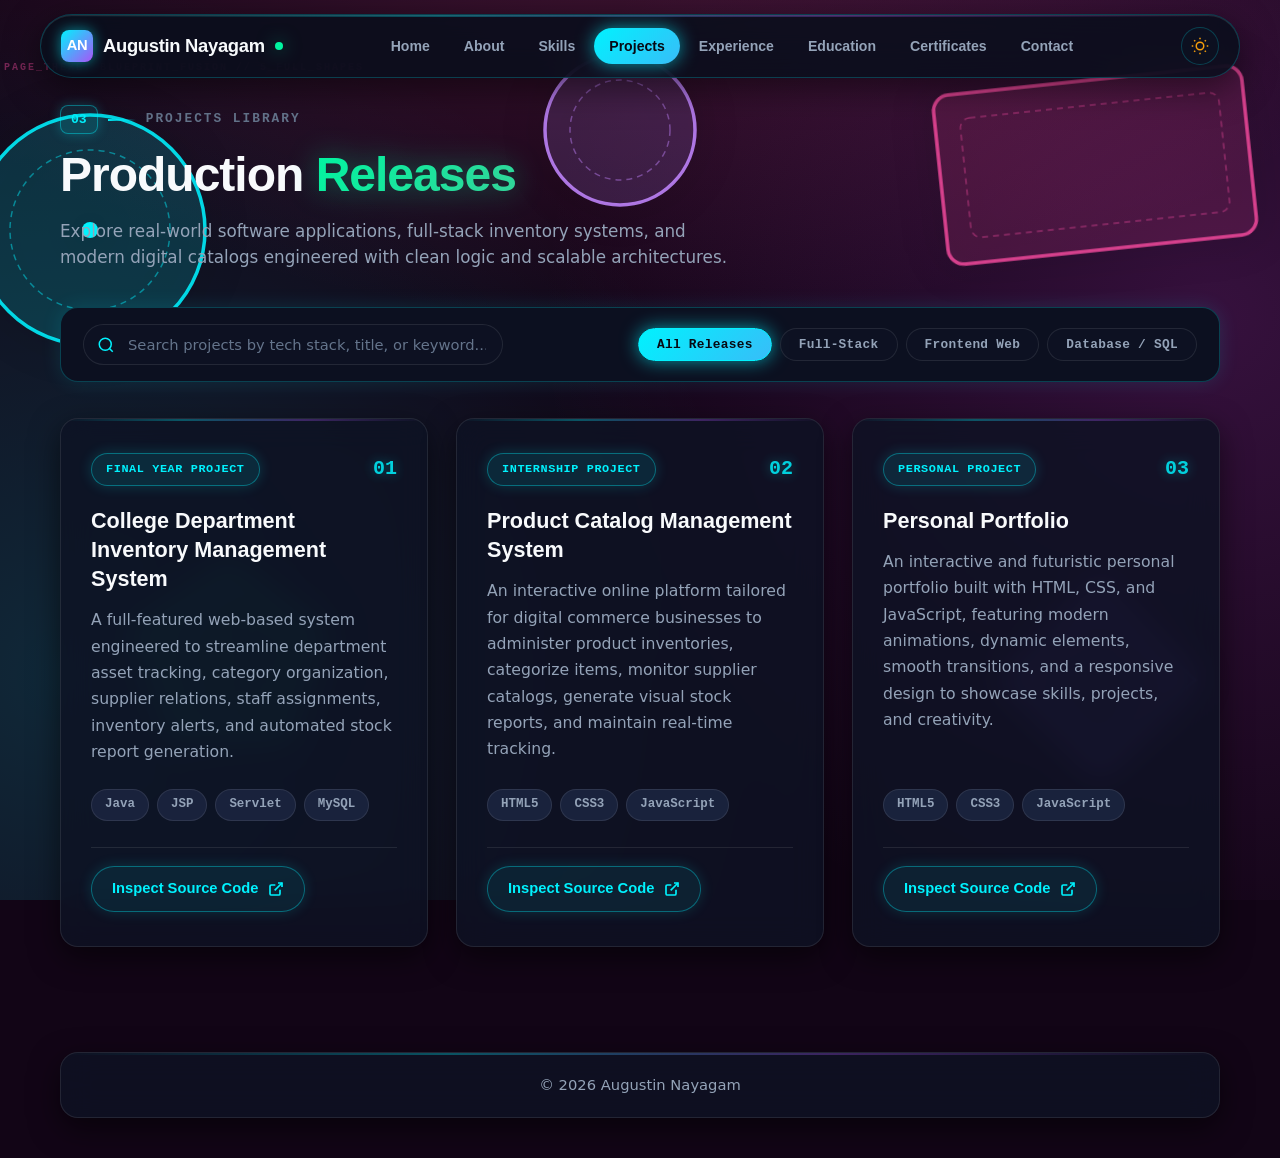
<file: projects.html>
<!DOCTYPE html>
<html lang="en">

<head>
    <meta charset="UTF-8">
    <meta name="viewport" content="width=device-width, initial-scale=1.0">
    <meta http-equiv="Content-Security-Policy"
        content="default-src 'self'; script-src 'self'; style-src 'self' 'unsafe-inline' https://fonts.googleapis.com; font-src https://fonts.gstatic.com; img-src 'self' data:; connect-src 'self'; base-uri 'self'; form-action 'self' mailto:;">
    <meta http-equiv="X-Content-Type-Options" content="nosniff">
    <meta name="referrer" content="strict-origin-when-cross-origin">
    <meta name="description"
        content="Featured projects by Augustin Nayagam, including inventory management systems and catalog applications.">
    <title>Projects | Augustin Nayagam</title>

    <!-- Google Fonts: Outfit, Space Grotesk, JetBrains Mono -->
    <link rel="preconnect" href="https://fonts.googleapis.com">
    <link rel="preconnect" href="https://fonts.gstatic.com" crossorigin>
    <link
        href="https://fonts.googleapis.com/css2?family=JetBrains+Mono:wght@400;500;700&family=Outfit:wght@400;500;600;700;800;900&family=Space+Grotesk:wght@400;500;600;700&display=swap"
        rel="stylesheet">

    <link rel="stylesheet" href="common.css">
    <link rel="stylesheet" href="projects.css">
</head>

<body class="page-projects">

    <!-- ===== HEADER ===== -->
    <header class="header" id="header">
        <div class="header-inner glass-card">
            <a href="index.html" class="brand">
                <span class="brand-badge">AN</span>
                <span class="brand-text">Augustin Nayagam</span>
                <span class="brand-dot" title="Available for opportunities"></span>
            </a>

            <nav class="desktop-nav" id="desktop-nav">
                <a href="index.html" class="nav-link">Home</a>
                <a href="about.html" class="nav-link">About</a>
                <a href="skills.html" class="nav-link">Skills</a>
                <a href="projects.html" class="nav-link active">Projects</a>
                <a href="experience.html" class="nav-link">Experience</a>
                <a href="education.html" class="nav-link">Education</a>
                <a href="certificates.html" class="nav-link">Certificates</a>
                <a href="contact.html" class="nav-link">Contact</a>
            </nav>

            <div class="header-right">
                <button id="theme-toggle" class="theme-toggle" aria-label="Toggle theme">
                    <svg class="icon-sun" width="18" height="18" viewBox="0 0 24 24" fill="none" stroke="currentColor"
                        stroke-width="2">
                        <circle cx="12" cy="12" r="5" />
                        <line x1="12" y1="1" x2="12" y2="3" />
                        <line x1="12" y1="21" x2="12" y2="23" />
                        <line x1="4.22" y1="4.22" x2="5.64" y2="5.64" />
                        <line x1="18.36" y1="18.36" x2="19.78" y2="19.78" />
                        <line x1="1" y1="12" x2="3" y2="12" />
                        <line x1="21" y1="12" x2="23" y2="12" />
                        <line x1="4.22" y1="19.78" x2="5.64" y2="18.36" />
                        <line x1="18.36" y1="5.64" x2="19.78" y2="4.22" />
                    </svg>
                    <svg class="icon-moon" width="18" height="18" viewBox="0 0 24 24" fill="none" stroke="currentColor"
                        stroke-width="2">
                        <path d="M21 12.79A9 9 0 1 1 11.21 3 7 7 0 0 0 21 12.79z" />
                    </svg>
                </button>
                <button class="burger" id="burger" aria-label="Toggle navigation">
                    <span></span><span></span><span></span>
                </button>
            </div>
        </div>
    </header>

    <!-- ===== MOBILE DRAWER ===== -->
    <div class="drawer" id="drawer">
        <div class="drawer-header">
            <a href="index.html" class="brand">
                <span class="brand-badge">AN</span>
                <span class="brand-text">Augustin Nayagam</span>
            </a>
            <button class="drawer-close" id="drawerClose" aria-label="Close menu">&times;</button>
        </div>
        <nav class="drawer-links">
            <a href="index.html" class="drawer-link"><span class="neon-num">01</span> Home</a>
            <a href="about.html" class="drawer-link"><span class="neon-num">02</span> About</a>
            <a href="skills.html" class="drawer-link"><span class="neon-num">03</span> Skills</a>
            <a href="projects.html" class="drawer-link active"><span class="neon-num">04</span> Projects</a>
            <a href="experience.html" class="drawer-link"><span class="neon-num">05</span> Experience</a>
            <a href="education.html" class="drawer-link"><span class="neon-num">06</span> Education</a>
            <a href="certificates.html" class="drawer-link"><span class="neon-num">07</span> Certificates</a>
            <a href="contact.html" class="drawer-link"><span class="neon-num">08</span> Contact</a>
        </nav>
    </div>
    <div class="drawer-overlay" id="drawer-overlay"></div>

    <main id="main">

        <!-- ===== PROJECTS SECTION ===== -->
        <section id="projects" class="sec">
            <div class="wrap">
                <div class="section-tag reveal">
                    <span class="tag-num">03</span>
                    <span class="tag-line"></span>
                    <span class="tag-label">PROJECTS LIBRARY</span>
                </div>

                <h2 class="section-title reveal">Production <span class="neon-highlight-lime">Releases</span></h2>
                <p class="section-lead reveal">
                    Explore real-world software applications, full-stack inventory systems, and modern digital catalogs
                    engineered with clean logic and scalable architectures.
                </p>

                <!--Interactive Search & Category Filter Toolbar -->
                <div class="catalog-toolbar reveal">
                    <div class="search-box-wrap">
                        <svg class="search-icon" width="18" height="18" viewBox="0 0 24 24" fill="none"
                            stroke="currentColor" stroke-width="2">
                            <circle cx="11" cy="11" r="8"></circle>
                            <line x1="21" y1="21" x2="16.65" y2="16.65"></line>
                        </svg>
                        <input type="text" class="catalog-search-input"
                            placeholder="Search projects by tech stack, title, or keyword..."
                            aria-label="Search projects">
                    </div>

                    <div class="catalog-filters">
                        <button type="button" class="filter-btn active" data-filter="all">All Releases</button>
                        <button type="button" class="filter-btn" data-filter="fullstack">Full-Stack</button>
                        <button type="button" class="filter-btn" data-filter="frontend">Frontend Web</button>
                        <button type="button" class="filter-btn" data-filter="database">Database / SQL</button>
                    </div>
                </div>

                <div class="projects-grid">
                    <!-- Project 1 -->
                    <article class="project-glass-card glass-card reveal catalog-item"
                        data-category="fullstack database java">
                        <div class="project-header-top">
                            <span class="project-category-badge">Final Year Project</span>
                            <span class="project-index">01</span>
                        </div>

                        <h3 class="project-title">College Department Inventory Management System</h3>
                        <p class="project-desc">
                            A full-featured web-based system engineered to streamline department asset tracking,
                            category organization, supplier relations, staff assignments, inventory alerts, and
                            automated stock report generation.
                        </p>

                        <div class="project-tech-row">
                            <span class="tech-pill">Java</span>
                            <span class="tech-pill">JSP</span>
                            <span class="tech-pill">Servlet</span>
                            <span class="tech-pill">MySQL</span>
                        </div>

                        <div class="project-actions">
                            <a href="https://github.com/Augustin2437" target="_blank" rel="noopener noreferrer"
                                class="project-neon-link">
                                <span>Inspect Source Code</span>
                                <svg width="16" height="16" viewBox="0 0 24 24" fill="none" stroke="currentColor"
                                    stroke-width="2.5">
                                    <path d="M18 13v6a2 2 0 0 1-2 2H5a2 2 0 0 1-2-2V8a2 2 0 0 1 2-2h6"></path>
                                    <polyline points="15 3 21 3 21 9"></polyline>
                                    <line x1="10" y1="14" x2="21" y2="3"></line>
                                </svg>
                            </a>
                        </div>
                    </article>

                    <!-- Project 2 -->
                    <article class="project-glass-card glass-card reveal catalog-item" data-category="frontend web">
                        <div class="project-header-top">
                            <span class="project-category-badge">Internship Project</span>
                            <span class="project-index">02</span>
                        </div>

                        <h3 class="project-title">Product Catalog Management System</h3>
                        <p class="project-desc">
                            An interactive online platform tailored for digital commerce businesses to administer
                            product inventories, categorize items, monitor supplier catalogs, generate visual stock
                            reports, and maintain real-time tracking.
                        </p>

                        <div class="project-tech-row">
                            <span class="tech-pill">HTML5</span>
                            <span class="tech-pill">CSS3</span>
                            <span class="tech-pill">JavaScript</span>
                        </div>

                        <div class="project-actions">
                            <a href="https://github.com/Augustin2437/Product-Catalog-Management" target="_blank"
                                rel="noopener noreferrer" class="project-neon-link">
                                <span>Inspect Source Code</span>
                                <svg width="16" height="16" viewBox="0 0 24 24" fill="none" stroke="currentColor"
                                    stroke-width="2.5">
                                    <path d="M18 13v6a2 2 0 0 1-2 2H5a2 2 0 0 1-2-2V8a2 2 0 0 1 2-2h6"></path>
                                    <polyline points="15 3 21 3 21 9"></polyline>
                                    <line x1="10" y1="14" x2="21" y2="3"></line>
                                </svg>
                            </a>
                        </div>
                    </article>

                    <!-- Project 3 -->
                    <article class="project-glass-card glass-card reveal catalog-item" data-category="Frontend web">
                        <div class="project-header-top">
                            <span class="project-category-badge">Personal Project</span>
                            <span class="project-index">03</span>
                        </div>

                        <h3 class="project-title">Personal Portfolio</h3>
                        <p class="project-desc">
                            An interactive and futuristic personal portfolio built with HTML, CSS, and JavaScript,
                            featuring modern animations, dynamic elements, smooth transitions, and a responsive design
                            to showcase skills, projects, and creativity.
                        </p>

                        <div class="project-tech-row">
                            <span class="tech-pill">HTML5</span>
                            <span class="tech-pill">CSS3</span>
                            <span class="tech-pill">JavaScript</span>
                        </div>

                        <div class="project-actions">
                            <a href="https://github.com/Augustin2437/augustin-portfolio" target="_blank"
                                rel="noopener noreferrer" class="project-neon-link">
                                <span>Inspect Source Code</span>
                                <svg width="16" height="16" viewBox="0 0 24 24" fill="none" stroke="currentColor"
                                    stroke-width="2.5">
                                    <path d="M18 13v6a2 2 0 0 1-2 2H5a2 2 0 0 1-2-2V8a2 2 0 0 1 2-2h6"></path>
                                    <polyline points="15 3 21 3 21 9"></polyline>
                                    <line x1="10" y1="14" x2="21" y2="3"></line>
                                </svg>
                            </a>
                        </div>
                    </article>

                </div>

                <div class="no-results-msg">No project releases match your search or filter criteria.</div>
            </div>
        </section>

    </main>

    <!-- ===== FOOTER ===== -->
    <footer class="footer">
        <div class="wrap footer-content glass-card">
            <p class="footer-copy">© <span id="year"></span> Augustin Nayagam</p>
        </div>
    </footer>

    <script src="script.js"></script>
</body>

</html>
</file>
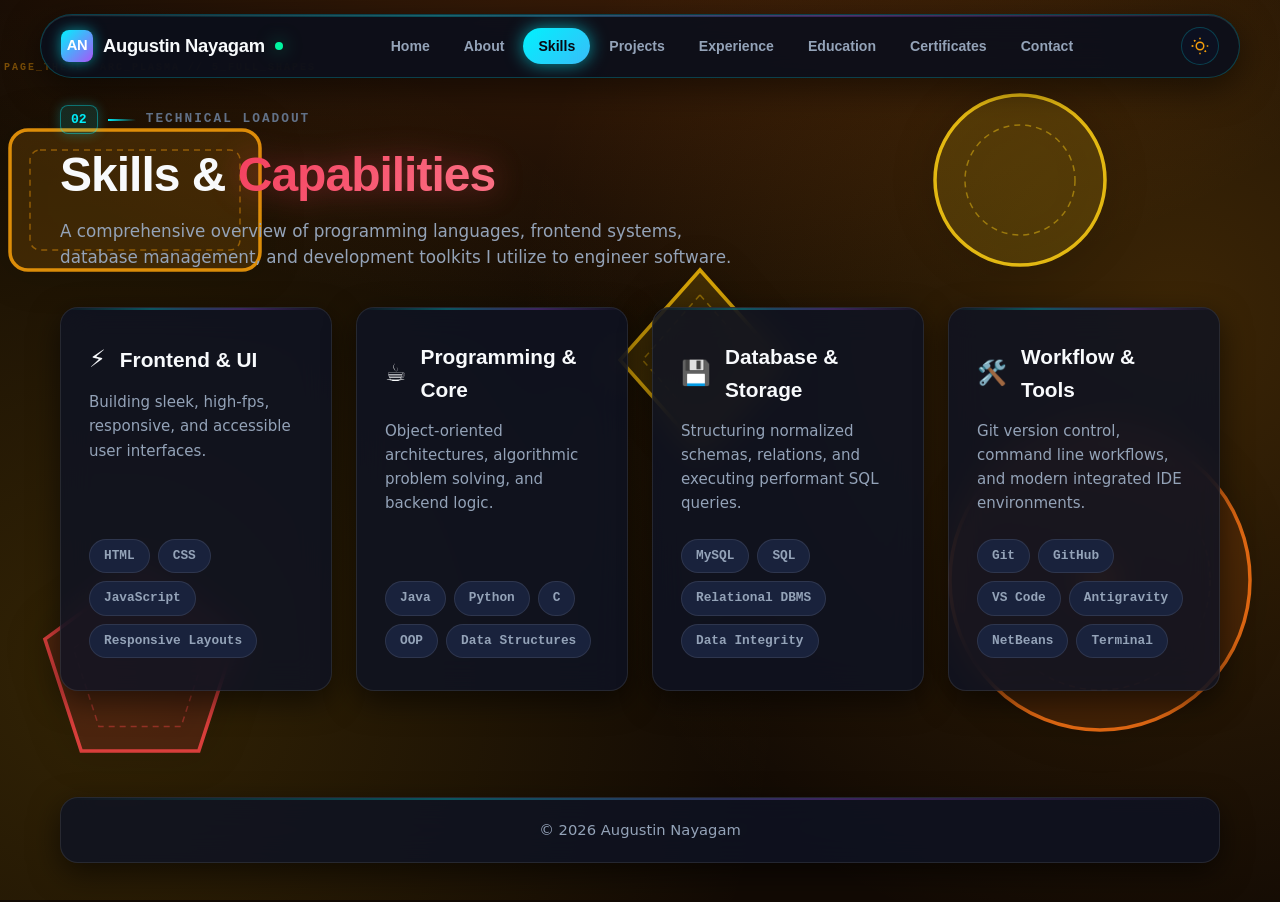
<file: skills.html>
<!DOCTYPE html>
<html lang="en">

<head>
    <meta charset="UTF-8">
    <meta name="viewport" content="width=device-width, initial-scale=1.0">
    <meta http-equiv="Content-Security-Policy"
        content="default-src 'self'; script-src 'self'; style-src 'self' 'unsafe-inline' https://fonts.googleapis.com; font-src https://fonts.gstatic.com; img-src 'self' data:; connect-src 'self'; base-uri 'self'; form-action 'self' mailto:;">
    <meta http-equiv="X-Content-Type-Options" content="nosniff">
    <meta name="referrer" content="strict-origin-when-cross-origin">
    <meta name="description"
        content="Technical skills and tools of Augustin Nayagam, specializing in front-end development, Java, Python, and SQL databases.">
    <title>Skills | Augustin Nayagam</title>

    <!-- Google Fonts: Outfit, Space Grotesk, JetBrains Mono -->
    <link rel="preconnect" href="https://fonts.googleapis.com">
    <link rel="preconnect" href="https://fonts.gstatic.com" crossorigin>
    <link
        href="https://fonts.googleapis.com/css2?family=JetBrains+Mono:wght@400;500;700&family=Outfit:wght@400;500;600;700;800;900&family=Space+Grotesk:wght@400;500;600;700&display=swap"
        rel="stylesheet">

    <link rel="stylesheet" href="common.css">
    <link rel="stylesheet" href="skills.css">
</head>

<body class="page-skills">

    <!-- ===== HEADER ===== -->
    <header class="header" id="header">
        <div class="header-inner glass-card">
            <a href="index.html" class="brand">
                <span class="brand-badge">AN</span>
                <span class="brand-text">Augustin Nayagam</span>
                <span class="brand-dot" title="Available for opportunities"></span>
            </a>

            <nav class="desktop-nav" id="desktop-nav">
                <a href="index.html" class="nav-link">Home</a>
                <a href="about.html" class="nav-link">About</a>
                <a href="skills.html" class="nav-link active">Skills</a>
                <a href="projects.html" class="nav-link">Projects</a>
                <a href="experience.html" class="nav-link">Experience</a>
                <a href="education.html" class="nav-link">Education</a>
                <a href="certificates.html" class="nav-link">Certificates</a>
                <a href="contact.html" class="nav-link">Contact</a>
            </nav>

            <div class="header-right">
                <button id="theme-toggle" class="theme-toggle" aria-label="Toggle theme">
                    <svg class="icon-sun" width="18" height="18" viewBox="0 0 24 24" fill="none" stroke="currentColor"
                        stroke-width="2">
                        <circle cx="12" cy="12" r="5" />
                        <line x1="12" y1="1" x2="12" y2="3" />
                        <line x1="12" y1="21" x2="12" y2="23" />
                        <line x1="4.22" y1="4.22" x2="5.64" y2="5.64" />
                        <line x1="18.36" y1="18.36" x2="19.78" y2="19.78" />
                        <line x1="1" y1="12" x2="3" y2="12" />
                        <line x1="21" y1="12" x2="23" y2="12" />
                        <line x1="4.22" y1="4.22" x2="5.64" y2="5.64" />
                        <line x1="18.36" y1="18.36" x2="19.78" y2="19.78" />
                        <line x1="1" y1="12" x2="3" y2="12" />
                    </svg>
                    <svg class="icon-moon" width="18" height="18" viewBox="0 0 24 24" fill="none" stroke="currentColor"
                        stroke-width="2">
                        <path d="M21 12.79A9 9 0 1 1 11.21 3 7 7 0 0 0 21 12.79z" />
                    </svg>
                </button>
                <button class="burger" id="burger" aria-label="Toggle navigation">
                    <span></span><span></span><span></span>
                </button>
            </div>
        </div>
    </header>

    <!-- ===== MOBILE DRAWER ===== -->
    <div class="drawer" id="drawer">
        <div class="drawer-header">
            <a href="index.html" class="brand">
                <span class="brand-badge">AN</span>
                <span class="brand-text">Augustin Nayagam</span>
            </a>
            <button class="drawer-close" id="drawerClose" aria-label="Close menu">&times;</button>
        </div>
        <nav class="drawer-links">
            <a href="index.html" class="drawer-link"><span class="neon-num">01</span> Home</a>
            <a href="about.html" class="drawer-link"><span class="neon-num">02</span> About</a>
            <a href="skills.html" class="drawer-link active"><span class="neon-num">03</span> Skills</a>
            <a href="projects.html" class="drawer-link"><span class="neon-num">04</span> Projects</a>
            <a href="experience.html" class="drawer-link"><span class="neon-num">05</span> Experience</a>
            <a href="education.html" class="drawer-link"><span class="neon-num">06</span> Education</a>
            <a href="certificates.html" class="drawer-link"><span class="neon-num">07</span> Certificates</a>
            <a href="contact.html" class="drawer-link"><span class="neon-num">08</span> Contact</a>
        </nav>
    </div>
    <div class="drawer-overlay" id="drawer-overlay"></div>

    <main id="main">

        <!-- ===== SKILLS SECTION ===== -->
        <section id="skills" class="sec">
            <div class="wrap">
                <div class="section-tag reveal">
                    <span class="tag-num">02</span>
                    <span class="tag-line"></span>
                    <span class="tag-label">TECHNICAL LOADOUT</span>
                </div>

                <h2 class="section-title reveal">Skills &amp; <span class="neon-highlight-pink">Capabilities</span></h2>
                <p class="section-lead reveal">
                    A comprehensive overview of programming languages, frontend systems, database management, and
                    development toolkits I utilize to engineer software.
                </p>

                <div class="skills-grid">
                    <!-- Frontend -->
                    <div class="skill-category glass-card reveal">
                        <div class="cat-header">
                            <div class="cat-badge-icon">⚡</div>
                            <h3>Frontend &amp; UI</h3>
                        </div>
                        <p class="cat-desc">Building sleek, high-fps, responsive, and accessible user interfaces.</p>
                        <div class="neon-chips">
                            <span class="chip">HTML</span>
                            <span class="chip">CSS</span>
                            <span class="chip">JavaScript </span>
                            <span class="chip">Responsive Layouts</span>
                        </div>
                    </div>

                    <!-- Programming -->
                    <div class="skill-category glass-card reveal">
                        <div class="cat-header">
                            <div class="cat-badge-icon">☕</div>
                            <h3>Programming &amp; Core</h3>
                        </div>
                        <p class="cat-desc">Object-oriented architectures, algorithmic problem solving, and backend
                            logic.</p>
                        <div class="neon-chips">
                            <span class="chip">Java</span>
                            <span class="chip">Python</span>
                            <span class="chip">C</span>
                            <span class="chip">OOP</span>
                            <span class="chip">Data Structures</span>
                        </div>
                    </div>

                    <!-- Database -->
                    <div class="skill-category glass-card reveal">
                        <div class="cat-header">
                            <div class="cat-badge-icon">💾</div>
                            <h3>Database &amp; Storage</h3>
                        </div>
                        <p class="cat-desc">Structuring normalized schemas, relations, and executing performant SQL
                            queries.</p>
                        <div class="neon-chips">
                            <span class="chip">MySQL</span>
                            <span class="chip">SQL</span>
                            <span class="chip">Relational DBMS</span>
                            <span class="chip">Data Integrity</span>
                        </div>
                    </div>

                    <!-- Tools -->
                    <div class="skill-category glass-card reveal">
                        <div class="cat-header">
                            <div class="cat-badge-icon">🛠️</div>
                            <h3>Workflow &amp; Tools</h3>
                        </div>
                        <p class="cat-desc">Git version control, command line workflows, and modern integrated IDE
                            environments.</p>
                        <div class="neon-chips">
                            <span class="chip">Git</span>
                            <span class="chip">GitHub</span>
                            <span class="chip">VS Code</span>
                            <span class="chip">Antigravity</span>
                            <span class="chip">NetBeans</span>
                            <span class="chip">Terminal</span>
                        </div>
                    </div>
                </div>
            </div>
        </section>

    </main>

    <!-- ===== FOOTER ===== -->
    <footer class="footer">
        <div class="wrap footer-content glass-card">
            <p class="footer-copy">© <span id="year"></span> Augustin Nayagam</p>
        </div>
    </footer>

    <script src="script.js"></script>
</body>

</html>
</file>
<file: common.css>
/* ==========================================================================
   AUGUSTIN NAYAGAM — COMMON & CORE STYLESHEET
   Shared tokens, reset, typography, header, drawer, cards, buttons, footer.
   ========================================================================== */

/* ---------- Design Tokens ---------- */
:root {
    /* Color Palette - Dark Gaming Theme */
    --bg-base: #070913;
    --bg-surface: #0c1020;
    --bg-surface-elevated: #121830;
    --bg-card: rgba(14, 19, 36, 0.82);
    --bg-card-hover: rgba(20, 28, 52, 0.94);
    --bg-subtle: #19223c;

    /* Neon Accents */
    --neon-cyan: #00f2fe;
    --neon-blue: #38bdf8;
    --neon-indigo: #6366f1;
    --neon-purple: #a855f7;
    --neon-pink: #ec4899;
    --neon-green: #00f5a0;
    --neon-amber: #f59e0b;

    /* Neon Glows */
    --glow-cyan: 0 0 25px rgba(0, 242, 254, 0.45);
    --glow-cyan-intense: 0 0 35px rgba(0, 242, 254, 0.7), 0 0 60px rgba(0, 242, 254, 0.3);
    --glow-purple: 0 0 25px rgba(168, 85, 247, 0.45);
    --glow-green: 0 0 18px rgba(0, 245, 160, 0.55);
    --glow-card: 0 0 30px rgba(0, 242, 254, 0.25), 0 20px 40px rgba(0, 0, 0, 0.7);

    /* Borders */
    --border-color: rgba(0, 242, 254, 0.22);
    --border-card: rgba(255, 255, 255, 0.09);
    --border-hover: rgba(0, 242, 254, 0.7);

    /* Text */
    --text-primary: #f8fafc;
    --text-secondary: #94a3b8;
    --text-muted: #64748b;

    /* Fonts */
    --font-heading: 'Outfit', -apple-system, BlinkMacSystemFont, "Segoe UI", sans-serif;
    --font-body: 'Space Grotesk', system-ui, -apple-system, sans-serif;
    --font-mono: 'JetBrains Mono', Consolas, Monaco, monospace;

    /* Radii */
    --radius-sm: 8px;
    --radius-md: 12px;
    --radius-lg: 18px;
    --radius-xl: 26px;
    --radius-pill: 9999px;

    --transition: all 0.25s cubic-bezier(0.16, 1, 0.3, 1);
}

/* Light Theme (Cyber Crisp / High Contrast) */
body.light-theme {
    --bg-base: #f8fafc;
    --bg-surface: #ffffff;
    --bg-surface-elevated: #f1f5f9;
    --bg-card: rgba(255, 255, 255, 0.94);
    --bg-card-hover: #ffffff;
    --bg-subtle: #e2e8f0;

    --neon-cyan: #0284c7;
    --neon-purple: #7c3aed;
    --neon-green: #059669;
    --neon-pink: #db2777;
    --neon-amber: #d97706;
    --neon-indigo: #4338ca;

    --border-color: rgba(2, 132, 199, 0.28);
    --border-card: #e2e8f0;
    --border-hover: #0284c7;

    --glow-cyan: 0 0 16px rgba(2, 132, 199, 0.2);
    --glow-cyan-intense: 0 0 25px rgba(2, 132, 199, 0.35);
    --glow-purple: 0 0 16px rgba(124, 58, 237, 0.2);
    --glow-green: 0 0 16px rgba(5, 150, 105, 0.25);
    --glow-card: 0 12px 32px rgba(15, 23, 42, 0.08), 0 0 20px rgba(2, 132, 199, 0.12);

    --text-primary: #0f172a;
    --text-secondary: #334155;
    --text-muted: #64748b;

    color-scheme: light;
    background-color: var(--bg-base);
    background-image: 
        linear-gradient(to right, rgba(2, 132, 199, 0.045) 1px, transparent 1px),
        linear-gradient(to bottom, rgba(2, 132, 199, 0.045) 1px, transparent 1px),
        radial-gradient(ellipse 90% 60% at 50% -15%, rgba(2, 132, 199, 0.10), transparent 65%),
        radial-gradient(circle at 95% 35%, rgba(124, 58, 237, 0.06), transparent 45%),
        radial-gradient(circle at 5% 75%, rgba(67, 56, 202, 0.06), transparent 45%);
    background-size: 52px 52px, 52px 52px, auto, auto, auto;
}

/* ---------- Reset & Base ---------- */
*,
*::before,
*::after {
    margin: 0;
    padding: 0;
    box-sizing: border-box;
}

html {
    scroll-behavior: smooth;
    font-size: 16px;
    color-scheme: dark;
}

body.light-theme {
    color-scheme: light;
}

body {
    font-family: var(--font-body);
    background-color: var(--bg-base);
    background-image: 
        linear-gradient(to right, rgba(0, 242, 254, 0.035) 1px, transparent 1px),
        linear-gradient(to bottom, rgba(0, 242, 254, 0.035) 1px, transparent 1px),
        radial-gradient(ellipse 90% 60% at 50% -15%, rgba(0, 242, 254, 0.16), transparent 65%),
        radial-gradient(circle at 95% 35%, rgba(168, 85, 247, 0.12), transparent 45%),
        radial-gradient(circle at 5% 75%, rgba(99, 102, 241, 0.14), transparent 45%);
    background-size: 52px 52px, 52px 52px, auto, auto, auto;
    background-attachment: fixed;
    color: var(--text-primary);
    line-height: 1.6;
    min-height: 100vh;
    overflow-x: hidden;
    position: relative;
    -webkit-font-smoothing: antialiased;
    transition: background-color 0.3s ease, color 0.3s ease;
}

/* ---------- Static High-Definition Vector Background Artwork Layer ---------- */
.bg-shapes-layer {
    position: fixed;
    inset: 0;
    pointer-events: none;
    z-index: 0;
    overflow: hidden;
    transform: translate3d(0, 0, 0);
}

.bg-art-svg {
    width: 100%;
    height: 100%;
    display: block;
    pointer-events: none;
    user-select: none;
    transform: translateZ(0);
}

/* Base Full Shape Styling (Dark Mode Defaults) */
.full-shape {
    transition: fill-opacity 0.3s ease, stroke-opacity 0.3s ease, filter 0.3s ease;
    filter: drop-shadow(0 0 20px rgba(0, 0, 0, 0.45));
}

.shape-fill-glass {
    fill-opacity: 0.16;
}

.shape-stroke-bold {
    stroke-width: 3.5px;
    stroke-opacity: 0.88;
}

.shape-inner-accent {
    stroke-width: 1.5px;
    stroke-opacity: 0.45;
    stroke-dasharray: 6 5;
    fill: none;
}

.art-text-label {
    font-family: var(--font-mono);
    font-size: 10px;
    letter-spacing: 2px;
    font-weight: 700;
    fill-opacity: 0.45;
    user-select: none;
}

/* Light Theme Adaptability for Full Geometric Shapes */
body.light-theme .full-shape {
    filter: drop-shadow(0 8px 24px rgba(15, 23, 42, 0.12));
}

body.light-theme .shape-fill-glass {
    fill-opacity: 0.28;
}

body.light-theme .shape-stroke-bold {
    stroke-width: 3px;
    stroke-opacity: 0.95;
}

body.light-theme .shape-inner-accent {
    stroke-opacity: 0.60;
    stroke-width: 1.8px;
}

body.light-theme .art-text-label {
    fill: var(--text-secondary);
    fill-opacity: 0.75;
    font-weight: 800;
}

body.light-theme [stroke="#00f2fe"] { stroke: #0284c7; }
body.light-theme [fill="#00f2fe"] { fill: #0284c7; }
body.light-theme [stroke="#facc15"] { stroke: #d97706; }
body.light-theme [fill="#facc15"] { fill: #d97706; }
body.light-theme [stroke="#00f5a0"] { stroke: #059669; }
body.light-theme [fill="#00f5a0"] { fill: #059669; }
body.light-theme [stroke="#38bdf8"] { stroke: #0284c7; }
body.light-theme [fill="#38bdf8"] { fill: #0284c7; }
body.light-theme [stroke="#c084fc"] { stroke: #7c3aed; }
body.light-theme [fill="#c084fc"] { fill: #7c3aed; }
body.light-theme [stroke="#84cc16"] { stroke: #4d7c0f; }
body.light-theme [fill="#84cc16"] { fill: #4d7c0f; }

/* ==========================================================================
   PER-PAGE COLORFUL THEMES & GRADIENT MESHES (DARK & LIGHT ADAPTATION)
   ========================================================================== */

/* 1. HOME / NEXUS (Electric Cyan & Neon Violet) */
body.page-index {
    background-color: #070914;
    background-image: 
        radial-gradient(ellipse 90% 65% at 50% -10%, rgba(0, 242, 254, 0.18), transparent 70%),
        radial-gradient(circle at 92% 38%, rgba(139, 92, 246, 0.16), transparent 50%),
        radial-gradient(circle at 6% 75%, rgba(99, 102, 241, 0.14), transparent 50%);
    background-attachment: fixed;
    background-size: cover;
}
body.light-theme.page-index {
    background-color: #f0f9ff;
    background-image: 
        radial-gradient(ellipse 90% 65% at 50% -10%, rgba(2, 132, 199, 0.15), transparent 70%),
        radial-gradient(circle at 92% 38%, rgba(99, 102, 241, 0.12), transparent 50%),
        radial-gradient(circle at 6% 75%, rgba(14, 165, 233, 0.10), transparent 50%);
}

/* 2. ABOUT / BIO-CIRCUIT (Radiant Emerald & Cyber Mint) */
body.page-about {
    background-color: #050e0c;
    background-image: 
        radial-gradient(ellipse 90% 65% at 45% -10%, rgba(16, 185, 129, 0.20), transparent 70%),
        radial-gradient(circle at 95% 40%, rgba(0, 245, 160, 0.16), transparent 50%),
        radial-gradient(circle at 5% 70%, rgba(13, 148, 136, 0.18), transparent 50%);
    background-attachment: fixed;
    background-size: cover;
}
body.light-theme.page-about {
    background-color: #f0fdf4;
    background-image: 
        radial-gradient(ellipse 90% 65% at 45% -10%, rgba(5, 150, 105, 0.16), transparent 70%),
        radial-gradient(circle at 95% 40%, rgba(13, 148, 136, 0.14), transparent 50%),
        radial-gradient(circle at 5% 70%, rgba(16, 185, 129, 0.12), transparent 50%);
}

/* 3. SKILLS / ARC REACTOR (Amber Plasma & Cyber Tangerine) */
body.page-skills {
    background-color: #120a04;
    background-image: 
        radial-gradient(ellipse 90% 65% at 50% -10%, rgba(249, 115, 22, 0.20), transparent 70%),
        radial-gradient(circle at 92% 35%, rgba(245, 158, 11, 0.18), transparent 50%),
        radial-gradient(circle at 8% 75%, rgba(234, 179, 8, 0.15), transparent 50%);
    background-attachment: fixed;
    background-size: cover;
}
body.light-theme.page-skills {
    background-color: #fffbeb;
    background-image: 
        radial-gradient(ellipse 90% 65% at 50% -10%, rgba(217, 119, 6, 0.16), transparent 70%),
        radial-gradient(circle at 92% 35%, rgba(234, 88, 12, 0.14), transparent 50%),
        radial-gradient(circle at 8% 75%, rgba(245, 158, 11, 0.12), transparent 50%);
}

/* 4. PROJECTS / BLUEPRINT (Hyper Neon Pink & Electric Cyan) */
body.page-projects {
    background-color: #120516;
    background-image: 
        radial-gradient(ellipse 90% 65% at 50% -10%, rgba(236, 72, 153, 0.22), transparent 70%),
        radial-gradient(circle at 95% 35%, rgba(217, 70, 239, 0.18), transparent 50%),
        radial-gradient(circle at 5% 75%, rgba(0, 242, 254, 0.15), transparent 50%);
    background-attachment: fixed;
    background-size: cover;
}
body.light-theme.page-projects {
    background-color: #fdf2f8;
    background-image: 
        radial-gradient(ellipse 90% 65% at 50% -10%, rgba(225, 29, 72, 0.16), transparent 70%),
        radial-gradient(circle at 95% 35%, rgba(192, 38, 211, 0.14), transparent 50%),
        radial-gradient(circle at 5% 75%, rgba(2, 132, 199, 0.12), transparent 50%);
}

/* 5. EXPERIENCE / VELOCITY (Royal Cobalt & Electric Azure) */
body.page-experience {
    background-color: #060918;
    background-image: 
        radial-gradient(ellipse 90% 65% at 50% -10%, rgba(37, 99, 235, 0.22), transparent 70%),
        radial-gradient(circle at 92% 40%, rgba(56, 189, 248, 0.18), transparent 50%),
        radial-gradient(circle at 8% 75%, rgba(99, 102, 241, 0.16), transparent 50%);
    background-attachment: fixed;
    background-size: cover;
}
body.light-theme.page-experience {
    background-color: #eff6ff;
    background-image: 
        radial-gradient(ellipse 90% 65% at 50% -10%, rgba(29, 78, 216, 0.16), transparent 70%),
        radial-gradient(circle at 92% 40%, rgba(2, 132, 199, 0.14), transparent 50%),
        radial-gradient(circle at 8% 75%, rgba(79, 70, 229, 0.12), transparent 50%);
}

/* 6. EDUCATION / AMETHYST (Electric Violet & Deep Orchid) */
body.page-education {
    background-color: #0d061a;
    background-image: 
        radial-gradient(ellipse 90% 65% at 50% -10%, rgba(139, 92, 246, 0.22), transparent 70%),
        radial-gradient(circle at 95% 35%, rgba(124, 58, 237, 0.18), transparent 50%),
        radial-gradient(circle at 5% 75%, rgba(192, 132, 252, 0.15), transparent 50%);
    background-attachment: fixed;
    background-size: cover;
}
body.light-theme.page-education {
    background-color: #faf5ff;
    background-image: 
        radial-gradient(ellipse 90% 65% at 50% -10%, rgba(109, 40, 217, 0.16), transparent 70%),
        radial-gradient(circle at 95% 35%, rgba(126, 34, 206, 0.14), transparent 50%),
        radial-gradient(circle at 5% 75%, rgba(147, 51, 234, 0.12), transparent 50%);
}

/* 7. CERTIFICATES / GOLD TROPHY (Imperial Gold & Laser Amber) */
body.page-certificates {
    background-color: #141005;
    background-image: 
        radial-gradient(ellipse 90% 65% at 50% -10%, rgba(234, 179, 8, 0.22), transparent 70%),
        radial-gradient(circle at 92% 38%, rgba(245, 158, 11, 0.18), transparent 50%),
        radial-gradient(circle at 8% 75%, rgba(16, 185, 129, 0.15), transparent 50%);
    background-attachment: fixed;
    background-size: cover;
}
body.light-theme.page-certificates {
    background-color: #fefce8;
    background-image: 
        radial-gradient(ellipse 90% 65% at 50% -10%, rgba(202, 138, 4, 0.16), transparent 70%),
        radial-gradient(circle at 92% 38%, rgba(180, 83, 9, 0.14), transparent 50%),
        radial-gradient(circle at 8% 75%, rgba(5, 150, 105, 0.12), transparent 50%);
}

/* 8. CONTACT / NEURAL SATELLITE (Coral Crimson & Neon Turquoise) */
body.page-contact {
    background-color: #15060d;
    background-image: 
        radial-gradient(ellipse 90% 65% at 50% -10%, rgba(255, 71, 87, 0.22), transparent 70%),
        radial-gradient(circle at 95% 35%, rgba(0, 242, 254, 0.18), transparent 50%),
        radial-gradient(circle at 5% 75%, rgba(168, 85, 247, 0.16), transparent 50%);
    background-attachment: fixed;
    background-size: cover;
}
body.light-theme.page-contact {
    background-color: #fff1f2;
    background-image: 
        radial-gradient(ellipse 90% 65% at 50% -10%, rgba(220, 38, 38, 0.16), transparent 70%),
        radial-gradient(circle at 95% 35%, rgba(2, 132, 199, 0.14), transparent 50%),
        radial-gradient(circle at 5% 75%, rgba(219, 39, 119, 0.12), transparent 50%);
}

::selection {
    background: var(--neon-cyan);
    color: #ffffff;
}

a {
    color: inherit;
    text-decoration: none;
    transition: var(--transition);
}

button {
    font-family: inherit;
    cursor: pointer;
    border: none;
    background: none;
    color: inherit;
}

img {
    max-width: 100%;
    height: auto;
    display: block;
}

a:focus-visible,
button:focus-visible,
input:focus-visible {
    outline: 2px solid var(--neon-cyan);
    outline-offset: 3px;
    box-shadow: var(--glow-cyan);
    border-radius: var(--radius-sm);
}

/* ---------- Layout & Grid ---------- */
.wrap {
    width: min(1160px, 92%);
    margin: 0 auto;
}

.sec {
    padding: 105px 0;
    position: relative;
    z-index: 1;
}

/* ---------- 3D Mouse Reactive Neon Cards ---------- */
.glass-card {
    background: var(--bg-card);
    backdrop-filter: blur(16px);
    -webkit-backdrop-filter: blur(16px);
    border: 1px solid var(--border-card);
    border-radius: var(--radius-lg);
    box-shadow: 0 10px 30px rgba(0, 0, 0, 0.55);
    transition: border-color 0.3s ease, box-shadow 0.3s ease, transform 0.15s ease-out;
    position: relative;
    overflow: hidden;
    transform-style: preserve-3d;
    will-change: transform;
}

/* Neon Top Border Accent */
.glass-card::after {
    content: '';
    position: absolute;
    top: 0;
    left: 0;
    right: 0;
    height: 2px;
    background: linear-gradient(90deg, transparent, var(--neon-cyan), var(--neon-purple), transparent);
    opacity: 0.3;
    transition: opacity 0.3s ease;
}

.glass-card:hover {
    border-color: var(--border-hover);
    box-shadow: var(--glow-card);
}

.glass-card:hover::after {
    opacity: 1;
}

body.light-theme .glass-card {
    box-shadow: 0 8px 26px rgba(15, 23, 42, 0.06);
}

/* Ensure contents stay above card background */
.glass-card > * {
    position: relative;
    z-index: 2;
}

/* ---------- Header (Fixed Neon Launcher Bar) ---------- */
.header {
    position: fixed;
    top: 14px;
    left: 0;
    width: 100%;
    z-index: 1000;
    pointer-events: none;
}

.header-inner {
    width: min(1200px, 95%);
    margin: 0 auto;
    height: 64px;
    display: flex;
    align-items: center;
    justify-content: space-between;
    padding: 0 20px;
    pointer-events: auto;
    border-radius: var(--radius-pill);
    background: rgba(10, 14, 28, 0.88);
    backdrop-filter: blur(16px);
    -webkit-backdrop-filter: blur(16px);
    border: 1px solid var(--border-color);
    box-shadow: 0 10px 35px rgba(0, 0, 0, 0.5), inset 0 1px 0 rgba(255, 255, 255, 0.1);
}

body.light-theme .header-inner {
    background: rgba(255, 255, 255, 0.94);
    box-shadow: 0 10px 35px rgba(0, 0, 0, 0.08);
}

.brand {
    display: flex;
    align-items: center;
    gap: 10px;
    font-family: var(--font-heading);
    font-size: 1.15rem;
    font-weight: 800;
    letter-spacing: -0.3px;
    color: var(--text-primary);
}

.brand-text {
    color: var(--text-primary);
}

.brand-badge {
    display: inline-flex;
    align-items: center;
    justify-content: center;
    width: 32px;
    height: 32px;
    border-radius: var(--radius-sm);
    background: linear-gradient(135deg, var(--neon-cyan), var(--neon-purple));
    color: #ffffff;
    font-weight: 900;
    font-size: 0.92rem;
    box-shadow: 0 0 14px rgba(0, 242, 254, 0.55);
}

.brand-dot {
    width: 8px;
    height: 8px;
    background: var(--neon-green);
    border-radius: 50%;
    box-shadow: var(--glow-green);
    display: inline-block;
    animation: neonBlink 2.5s infinite alternate;
}

@keyframes neonBlink {
    0%, 100% {
        opacity: 1;
        transform: scale(1);
        box-shadow: var(--glow-green);
    }
    50% {
        opacity: 0.6;
        transform: scale(1.25);
        box-shadow: 0 0 16px var(--neon-cyan);
    }
}

.desktop-nav {
    display: flex;
    align-items: center;
    gap: 4px;
}

.nav-link {
    font-family: var(--font-heading);
    font-size: 0.88rem;
    font-weight: 600;
    color: var(--text-secondary);
    padding: 7px 15px;
    border-radius: var(--radius-pill);
    transition: var(--transition);
}

.nav-link:hover {
    color: var(--neon-cyan);
    background: rgba(0, 242, 254, 0.12);
    box-shadow: 0 0 12px rgba(0, 242, 254, 0.25);
}

body.light-theme .nav-link:hover {
    color: var(--neon-cyan);
    background: rgba(2, 132, 199, 0.1);
}

.nav-link.active {
    color: #070913;
    background: linear-gradient(135deg, var(--neon-cyan), #38bdf8);
    font-weight: 800;
    box-shadow: 0 0 18px rgba(0, 242, 254, 0.6);
}

body.light-theme .nav-link.active {
    color: #ffffff;
    background: var(--neon-cyan);
    box-shadow: 0 0 16px rgba(2, 132, 199, 0.35);
}

.header-right {
    display: flex;
    align-items: center;
    gap: 10px;
}

.theme-toggle {
    width: 38px;
    height: 38px;
    border-radius: 50%;
    display: inline-flex;
    align-items: center;
    justify-content: center;
    background: var(--bg-surface);
    border: 1px solid var(--border-color);
    color: var(--text-secondary);
    position: relative;
    cursor: pointer;
    transition: var(--transition);
}

.theme-toggle:hover {
    color: var(--neon-cyan);
    border-color: var(--neon-cyan);
    box-shadow: var(--glow-cyan);
}

.theme-toggle .icon-sun,
.theme-toggle .icon-moon {
    position: absolute;
    transition: transform 0.25s ease, opacity 0.25s ease;
}

.theme-toggle .icon-sun {
    opacity: 1;
    transform: rotate(0);
    color: #f59e0b;
}

.theme-toggle .icon-moon {
    opacity: 0;
    transform: rotate(90deg);
}

body.light-theme .theme-toggle .icon-sun {
    opacity: 0;
    transform: rotate(-90deg);
}

body.light-theme .theme-toggle .icon-moon {
    opacity: 1;
    transform: rotate(0);
    color: #0f172a;
}

.burger {
    display: none;
    width: 38px;
    height: 38px;
    border-radius: var(--radius-sm);
    border: 1px solid var(--border-color);
    flex-direction: column;
    justify-content: center;
    align-items: center;
    gap: 5px;
    background: var(--bg-surface);
}

.burger span {
    width: 18px;
    height: 2px;
    background: var(--text-primary);
    border-radius: 2px;
    transition: var(--transition);
}

.burger.open span:nth-child(1) { transform: translateY(7px) rotate(45deg); background: var(--neon-cyan); }
.burger.open span:nth-child(2) { opacity: 0; }
.burger.open span:nth-child(3) { transform: translateY(-7px) rotate(-45deg); background: var(--neon-cyan); }

/* ---------- Mobile Drawer ---------- */
.drawer {
    position: fixed;
    top: 86px;
    right: 20px;
    width: min(320px, calc(100vw - 40px));
    padding: 24px;
    z-index: 1001;
    transform: translateY(-10px);
    opacity: 0;
    pointer-events: none;
    transition: opacity 0.2s ease, transform 0.2s ease;
    background: var(--bg-surface);
    border: 1px solid var(--border-color);
    border-radius: var(--radius-lg);
    box-shadow: 0 25px 60px rgba(0, 0, 0, 0.8), var(--glow-cyan);
}

.drawer.open {
    transform: translateY(0);
    opacity: 1;
    pointer-events: auto;
}

.drawer-header {
    display: flex;
    align-items: center;
    justify-content: space-between;
    margin-bottom: 20px;
    padding-bottom: 12px;
    border-bottom: 1px solid var(--border-card);
}

.drawer-close {
    font-size: 1.6rem;
    color: var(--text-muted);
    transition: var(--transition);
    line-height: 1;
    padding: 4px 8px;
}

.drawer-close:hover {
    color: var(--neon-pink);
    text-shadow: 0 0 10px var(--neon-pink);
}

.drawer-links {
    display: flex;
    flex-direction: column;
    gap: 6px;
}

.drawer-link {
    display: flex;
    align-items: center;
    gap: 12px;
    padding: 10px 14px;
    border-radius: var(--radius-md);
    font-family: var(--font-heading);
    font-size: 0.95rem;
    font-weight: 700;
    color: var(--text-secondary);
    transition: var(--transition);
}

.drawer-link:hover,
.drawer-link.active {
    color: var(--neon-cyan);
    background: rgba(0, 242, 254, 0.12);
    border-left: 3px solid var(--neon-cyan);
    box-shadow: 0 0 15px rgba(0, 242, 254, 0.2);
}

body.light-theme .drawer-link:hover,
body.light-theme .drawer-link.active {
    color: var(--neon-cyan);
    background: rgba(2, 132, 199, 0.1);
    box-shadow: 0 0 10px rgba(2, 132, 199, 0.15);
}

.neon-num {
    font-family: var(--font-mono);
    font-size: 0.78rem;
    color: var(--neon-cyan);
    font-weight: 700;
}

.drawer-overlay {
    position: fixed;
    inset: 0;
    background: rgba(4, 7, 16, 0.8);
    backdrop-filter: blur(6px);
    z-index: 1000;
    opacity: 0;
    pointer-events: none;
    transition: opacity 0.2s ease;
}

.drawer-overlay.open {
    opacity: 1;
    pointer-events: auto;
}

/* ---------- Common Neon Glow Buttons ---------- */
.neon-btn {
    display: inline-flex;
    align-items: center;
    gap: 10px;
    padding: 14px 28px;
    border-radius: var(--radius-md);
    font-family: var(--font-heading);
    font-size: 0.98rem;
    font-weight: 800;
    text-decoration: none;
    cursor: pointer;
    transition: var(--transition);
}

.neon-btn--primary {
    background: linear-gradient(135deg, var(--neon-cyan) 0%, #38bdf8 50%, var(--neon-indigo) 100%);
    color: #070913;
    border: 1px solid rgba(255, 255, 255, 0.4);
    box-shadow: 0 0 25px rgba(0, 242, 254, 0.5);
}

.neon-btn--primary:hover {
    color: #ffffff;
    box-shadow: 0 0 40px rgba(0, 242, 254, 0.8), 0 0 60px rgba(99, 102, 241, 0.5);
    transform: translateY(-3px) scale(1.02);
}

.neon-btn--glass {
    background: rgba(0, 242, 254, 0.06);
    border: 1px solid rgba(0, 242, 254, 0.4);
    color: var(--neon-cyan);
    box-shadow: 0 0 16px rgba(0, 242, 254, 0.15);
}

.neon-btn--glass:hover {
    background: rgba(0, 242, 254, 0.18);
    border-color: var(--neon-cyan);
    color: #ffffff;
    box-shadow: 0 0 30px rgba(0, 242, 254, 0.5);
    transform: translateY(-3px);
}

body.light-theme .neon-btn--glass:hover {
    color: #ffffff;
    background: var(--neon-cyan);
}

/* ---------- Section Header ---------- */
.section-tag {
    display: inline-flex;
    align-items: center;
    gap: 10px;
    margin-bottom: 12px;
}

.section-tag--center {
    justify-content: center;
    margin: 0 auto 12px auto;
}

.tag-num {
    font-family: var(--font-mono);
    font-size: 0.82rem;
    font-weight: 800;
    color: var(--neon-cyan);
    background: rgba(0, 242, 254, 0.12);
    padding: 3px 10px;
    border-radius: var(--radius-sm);
    border: 1px solid rgba(0, 242, 254, 0.4);
    box-shadow: 0 0 12px rgba(0, 242, 254, 0.25);
}

.tag-line {
    width: 28px;
    height: 2px;
    background: linear-gradient(90deg, var(--neon-cyan), transparent);
}

.tag-label {
    font-family: var(--font-mono);
    font-size: 0.8rem;
    font-weight: 800;
    letter-spacing: 2px;
    color: var(--text-muted);
    text-transform: uppercase;
}

.section-title {
    font-family: var(--font-heading);
    font-size: clamp(2rem, 4.2vw, 3rem);
    font-weight: 900;
    letter-spacing: -1px;
    line-height: 1.2;
    margin-bottom: 24px;
    color: var(--text-primary);
}

.neon-highlight-cyan {
    background: linear-gradient(135deg, var(--neon-cyan), #38bdf8);
    -webkit-background-clip: text;
    -webkit-text-fill-color: transparent;
    filter: drop-shadow(0 0 15px rgba(0, 242, 254, 0.4));
}

body.light-theme .neon-highlight-cyan {
    background: linear-gradient(135deg, #0284c7, #0369a1);
    -webkit-background-clip: text;
    -webkit-text-fill-color: transparent;
    filter: none;
}

.neon-highlight-pink {
    background: linear-gradient(135deg, #f43f5e, #fb7185);
    -webkit-background-clip: text;
    -webkit-text-fill-color: transparent;
    filter: drop-shadow(0 0 15px rgba(244, 63, 94, 0.4));
}

body.light-theme .neon-highlight-pink {
    background: linear-gradient(135deg, #db2777, #be185d);
    -webkit-background-clip: text;
    -webkit-text-fill-color: transparent;
    filter: none;
}

.neon-highlight-lime {
    background: linear-gradient(135deg, var(--neon-green), #34d399);
    -webkit-background-clip: text;
    -webkit-text-fill-color: transparent;
    filter: drop-shadow(0 0 15px rgba(0, 245, 160, 0.4));
}

body.light-theme .neon-highlight-lime {
    background: linear-gradient(135deg, #059669, #047857);
    -webkit-background-clip: text;
    -webkit-text-fill-color: transparent;
    filter: none;
}

.neon-highlight-purple {
    background: linear-gradient(135deg, var(--neon-purple), #c084fc);
    -webkit-background-clip: text;
    -webkit-text-fill-color: transparent;
    filter: drop-shadow(0 0 15px rgba(168, 85, 247, 0.4));
}

body.light-theme .neon-highlight-purple {
    background: linear-gradient(135deg, #7c3aed, #6d28d9);
    -webkit-background-clip: text;
    -webkit-text-fill-color: transparent;
    filter: none;
}

.neon-highlight-amber {
    background: linear-gradient(135deg, var(--neon-amber), #fbbf24);
    -webkit-background-clip: text;
    -webkit-text-fill-color: transparent;
    filter: drop-shadow(0 0 15px rgba(245, 158, 11, 0.4));
}

body.light-theme .neon-highlight-amber {
    background: linear-gradient(135deg, #d97706, #b45309);
    -webkit-background-clip: text;
    -webkit-text-fill-color: transparent;
    filter: none;
}

.section-lead {
    font-size: 1.05rem;
    color: var(--text-secondary);
    max-width: 680px;
    line-height: 1.6;
    margin-top: -10px;
    margin-bottom: 36px;
}

/* ---------- Catalog Live Search & Genre Filter Bar ---------- */
.catalog-toolbar {
    display: flex;
    flex-wrap: wrap;
    align-items: center;
    justify-content: space-between;
    gap: 16px;
    margin-bottom: 36px;
    padding: 16px 22px;
    border-radius: var(--radius-lg);
    background: var(--bg-surface);
    border: 1px solid var(--border-color);
    box-shadow: 0 0 20px rgba(0, 242, 254, 0.12);
}

.search-box-wrap {
    position: relative;
    flex: 1;
    min-width: 260px;
    max-width: 420px;
}

.search-icon {
    position: absolute;
    left: 14px;
    top: 50%;
    transform: translateY(-50%);
    color: var(--neon-cyan);
    pointer-events: none;
}

.catalog-search-input {
    width: 100%;
    padding: 11px 16px 11px 44px;
    border-radius: var(--radius-pill);
    background: var(--bg-card);
    border: 1px solid var(--border-card);
    color: var(--text-primary);
    font-family: var(--font-body);
    font-size: 0.92rem;
    transition: var(--transition);
}

.catalog-search-input::placeholder {
    color: var(--text-muted);
}

.catalog-search-input:focus {
    outline: none;
    border-color: var(--neon-cyan);
    box-shadow: 0 0 20px rgba(0, 242, 254, 0.4);
    background: var(--bg-surface-elevated);
}

body.light-theme .catalog-search-input:focus {
    box-shadow: 0 0 15px rgba(2, 132, 199, 0.25);
}

.catalog-filters {
    display: flex;
    flex-wrap: wrap;
    gap: 8px;
}

.filter-btn {
    padding: 8px 18px;
    border-radius: var(--radius-pill);
    font-family: var(--font-mono);
    font-size: 0.8rem;
    font-weight: 700;
    letter-spacing: 0.3px;
    background: var(--bg-card);
    border: 1px solid var(--border-card);
    color: var(--text-secondary);
    cursor: pointer;
    transition: var(--transition);
}

.filter-btn:hover {
    color: var(--neon-cyan);
    border-color: var(--neon-cyan);
    background: rgba(0, 242, 254, 0.12);
    box-shadow: 0 0 12px rgba(0, 242, 254, 0.25);
}

body.light-theme .filter-btn:hover {
    background: rgba(2, 132, 199, 0.08);
}

.filter-btn.active {
    background: linear-gradient(135deg, var(--neon-cyan), #38bdf8);
    border-color: var(--neon-cyan);
    color: #070913;
    font-weight: 900;
    box-shadow: 0 0 18px rgba(0, 242, 254, 0.6);
}

body.light-theme .filter-btn.active {
    color: #ffffff;
    background: var(--neon-cyan);
    box-shadow: 0 0 15px rgba(2, 132, 199, 0.35);
}

.catalog-item.is-hidden {
    display: none !important;
}

.no-results-msg {
    display: none;
    text-align: center;
    padding: 50px 20px;
    font-family: var(--font-heading);
    font-size: 1.15rem;
    color: var(--text-muted);
    border: 1px dashed var(--border-color);
    border-radius: var(--radius-lg);
    margin-top: 20px;
}

/* ---------- Clean Footer ---------- */
.footer {
    position: relative;
    z-index: 1;
    padding-bottom: 40px;
}

.footer-content {
    display: flex;
    align-items: center;
    justify-content: center;
    padding: 20px 30px;
    border-radius: var(--radius-lg);
    text-align: center;
}

.footer-copy {
    font-size: 0.92rem;
    color: var(--text-secondary);
}

/* ---------- Subtle Reveal Animations ---------- */
.anim-up,
.reveal {
    opacity: 0;
    transform: translateY(18px);
    transition: opacity 0.4s ease, transform 0.4s ease;
}

.anim-up {
    animation: simpleFadeUp 0.5s ease forwards;
}

.d1 { animation-delay: 0.08s; }
.d2 { animation-delay: 0.16s; }
.d3 { animation-delay: 0.24s; }
.d4 { animation-delay: 0.32s; }
.d5 { animation-delay: 0.40s; }

@keyframes simpleFadeUp {
    to {
        opacity: 1;
        transform: translateY(0);
    }
}

.reveal.show {
    opacity: 1;
    transform: translateY(0);
}

@media (prefers-reduced-motion: reduce) {
    *,
    *::before,
    *::after {
        animation-duration: 0.01ms !important;
        transition-duration: 0.01ms !important;
        scroll-behavior: auto !important;
    }
}

/* ---------- Responsive Breakpoints (Common Layout) ---------- */
@media (max-width: 960px) {
    .desktop-nav {
        display: none;
    }

    .burger {
        display: flex;
    }

    .header-inner {
        height: 56px;
        padding: 0 16px;
    }
}

@media (max-width: 768px) {
    .sec {
        padding: 70px 0;
    }

    .catalog-toolbar {
        flex-direction: column;
        align-items: stretch;
    }

    .search-box-wrap {
        max-width: 100%;
    }

    .footer-content {
        padding: 16px;
    }
}

@media (max-width: 480px) {
    .drawer {
        width: calc(100vw - 32px);
        right: 16px;
        padding: 18px 14px;
    }

    .neon-btn {
        width: 100%;
        justify-content: center;
    }
}
</file>
<file: index.css>
/* ==========================================================================
   AUGUSTIN NAYAGAM — HOME PAGE STYLESHEET (index.css)
   Hero section, stats HUD bar, character frame, featured showcase sections.
   ========================================================================== */

@import url("projects.css");

/* ---------- Hero Section (Neon Gaming Spotlight) ---------- */
.hero-sec {
    padding-top: 150px;
    padding-bottom: 90px;
    position: relative;
}

.hero-container {
    display: grid;
    grid-template-columns: 1.25fr 0.75fr;
    align-items: center;
    gap: 48px;
}

.hero-content {
    display: flex;
    flex-direction: column;
}

.funky-pill {
    display: inline-flex;
    align-items: center;
    gap: 8px;
    padding: 6px 16px;
    border-radius: var(--radius-pill);
    background: rgba(0, 242, 254, 0.08);
    border: 1px solid rgba(0, 242, 254, 0.35);
    box-shadow: 0 0 16px rgba(0, 242, 254, 0.2);
    width: fit-content;
    margin-bottom: 18px;
}

.pill-glow-dot {
    width: 8px;
    height: 8px;
    border-radius: 50%;
    background: var(--neon-cyan);
    box-shadow: 0 0 10px var(--neon-cyan);
}

.pill-text {
    font-family: var(--font-mono);
    font-size: 0.82rem;
    font-weight: 700;
    letter-spacing: 0.5px;
    text-transform: uppercase;
    color: var(--neon-cyan);
}

.hero-greeting {
    font-family: var(--font-mono);
    font-size: 1rem;
    font-weight: 700;
    color: var(--neon-cyan);
    margin-bottom: 6px;
    letter-spacing: 1.5px;
    text-shadow: 0 0 10px rgba(0, 242, 254, 0.4);
}

.hero-name {
    font-family: var(--font-heading);
    font-size: clamp(3rem, 6.8vw, 5rem);
    font-weight: 900;
    line-height: 1.02;
    letter-spacing: -2px;
    margin-bottom: 22px;
    color: var(--text-primary);
}

.name-gradient-neon {
    background: linear-gradient(135deg, #ffffff 30%, #c7d2fe 100%);
    -webkit-background-clip: text;
    -webkit-text-fill-color: transparent;
    filter: drop-shadow(0 0 16px rgba(255, 255, 255, 0.35));
}

body.light-theme .name-gradient-neon {
    background: linear-gradient(135deg, #0f172a 30%, #334155 100%);
    -webkit-background-clip: text;
    -webkit-text-fill-color: transparent;
    filter: none;
}

.name-stroke-neon {
    background: linear-gradient(135deg, var(--neon-cyan) 0%, var(--neon-purple) 100%);
    -webkit-background-clip: text;
    -webkit-text-fill-color: transparent;
    filter: drop-shadow(0 0 25px rgba(0, 242, 254, 0.5));
}

.hero-desc {
    font-size: 1.15rem;
    color: var(--text-secondary);
    max-width: 560px;
    margin-bottom: 30px;
    line-height: 1.7;
}

/* Hero Stats HUD Bar */
.hero-stats-row {
    display: grid;
    grid-template-columns: repeat(4, 1fr);
    gap: 14px;
    margin-bottom: 32px;
    padding: 18px 22px;
    border-radius: var(--radius-lg);
    background: rgba(14, 19, 36, 0.85);
    border: 1px solid var(--border-color);
    box-shadow: 0 0 20px rgba(0, 242, 254, 0.15);
}

body.light-theme .hero-stats-row {
    background: rgba(255, 255, 255, 0.94);
    border: 1px solid var(--border-card);
    box-shadow: 0 10px 30px rgba(15, 23, 42, 0.06);
}

.stat-item {
    display: flex;
    flex-direction: column;
}

.stat-num {
    font-family: var(--font-heading);
    font-size: 1.75rem;
    font-weight: 900;
    color: var(--neon-cyan);
    line-height: 1.1;
    text-shadow: 0 0 14px rgba(0, 242, 254, 0.5);
}

.stat-lbl {
    font-family: var(--font-mono);
    font-size: 0.72rem;
    color: var(--text-muted);
    text-transform: uppercase;
    letter-spacing: 0.5px;
    font-weight: 600;
}

.hero-cta-group {
    display: flex;
    flex-wrap: wrap;
    align-items: center;
    gap: 16px;
    margin-bottom: 32px;
}

.hero-socials {
    display: flex;
    align-items: center;
    gap: 12px;
}

.social-glass-badge {
    display: inline-flex;
    align-items: center;
    gap: 8px;
    padding: 9px 18px;
    border-radius: var(--radius-md);
    background: var(--bg-surface-elevated);
    border: 1px solid var(--border-card);
    font-family: var(--font-heading);
    font-size: 0.88rem;
    font-weight: 700;
    color: var(--text-secondary);
    transition: var(--transition);
}

.social-glass-badge:hover {
    color: var(--neon-cyan);
    border-color: var(--neon-cyan);
    background: rgba(0, 242, 254, 0.12);
    box-shadow: 0 0 18px rgba(0, 242, 254, 0.35);
    transform: translateY(-3px);
}

body.light-theme .social-glass-badge:hover {
    background: rgba(2, 132, 199, 0.1);
}

/* Hero Portrait / Character Card Frame */
.hero-visual {
    position: relative;
    display: flex;
    justify-content: center;
    align-items: center;
}

.photo-glass-frame {
    position: relative;
    width: 320px;
    height: 390px;
    border-radius: var(--radius-xl);
    overflow: hidden;
    background: var(--bg-surface);
    border: 2px solid var(--border-color);
    box-shadow: 0 20px 50px rgba(0, 0, 0, 0.7), 0 0 30px rgba(0, 242, 254, 0.25);
    transition: var(--transition);
}

.photo-glass-frame:hover {
    border-color: var(--neon-cyan);
    box-shadow: 0 25px 60px rgba(0, 0, 0, 0.8), var(--glow-cyan-intense);
    transform: translateY(-5px) scale(1.01);
}

.hero-img {
    width: 100%;
    height: 100%;
    object-fit: cover;
    object-position: center top;
}

.character-card-badge {
    position: absolute;
    bottom: 12px;
    left: 12px;
    right: 12px;
    padding: 12px 16px;
    border-radius: var(--radius-md);
    background: rgba(8, 11, 20, 0.92);
    backdrop-filter: blur(14px);
    border: 1px solid rgba(0, 242, 254, 0.3);
    box-shadow: 0 0 15px rgba(0, 242, 254, 0.2);
    display: flex;
    align-items: center;
    justify-content: space-between;
}

body.light-theme .character-card-badge {
    background: rgba(255, 255, 255, 0.95);
    border: 1px solid var(--border-card);
    box-shadow: 0 10px 25px rgba(15, 23, 42, 0.08);
}

.badge-role {
    font-family: var(--font-heading);
    font-size: 0.9rem;
    font-weight: 800;
    color: var(--text-primary);
}

.badge-tag {
    font-family: var(--font-mono);
    font-size: 0.72rem;
    color: var(--neon-cyan);
    font-weight: 700;
}

/* ---------- Home Page Featured Showcase Sections ---------- */
.home-showcase-section {
    padding-top: 40px;
    padding-bottom: 80px;
}

.showcase-header {
    display: flex;
    align-items: flex-end;
    justify-content: space-between;
    margin-bottom: 30px;
}

.showcase-view-all {
    display: inline-flex;
    align-items: center;
    gap: 8px;
    font-family: var(--font-heading);
    font-size: 0.92rem;
    font-weight: 800;
    color: var(--neon-cyan);
    padding: 8px 18px;
    border-radius: var(--radius-pill);
    background: rgba(0, 242, 254, 0.1);
    border: 1px solid rgba(0, 242, 254, 0.35);
    box-shadow: 0 0 14px rgba(0, 242, 254, 0.2);
    transition: var(--transition);
}

.showcase-view-all:hover {
    color: #070913;
    background: var(--neon-cyan);
    box-shadow: var(--glow-cyan);
    transform: translateX(4px);
}

body.light-theme .showcase-view-all {
    background: rgba(2, 132, 199, 0.08);
    border: 1px solid rgba(2, 132, 199, 0.3);
    color: var(--neon-cyan);
}

body.light-theme .showcase-view-all:hover {
    color: #ffffff;
    background: var(--neon-cyan);
}

/* ---------- Responsive Breakpoints for Home ---------- */
@media (max-width: 992px) {
    .hero-container {
        grid-template-columns: 1fr;
        text-align: center;
        gap: 40px;
    }

    .funky-pill,
    .hero-socials,
    .hero-cta-group {
        justify-content: center;
    }

    .hero-stats-row {
        max-width: 560px;
        margin-left: auto;
        margin-right: auto;
    }

    .hero-desc {
        margin-left: auto;
        margin-right: auto;
    }

    .hero-visual {
        order: -1;
    }

    .photo-glass-frame {
        width: 270px;
        height: 330px;
    }
}

@media (max-width: 768px) {
    .hero-name {
        font-size: clamp(2.4rem, 10vw, 3.4rem);
    }

    .hero-stats-row {
        grid-template-columns: repeat(2, 1fr);
        gap: 12px;
    }
}

@media (max-width: 480px) {
    .hero-cta-group {
        flex-direction: column;
        width: 100%;
    }

    .hero-socials {
        flex-direction: column;
        width: 100%;
    }

    .social-glass-badge {
        width: 100%;
        justify-content: center;
    }
}
</file>
<file: projects.css>
/* ==========================================================================
   AUGUSTIN NAYAGAM — PROJECTS PAGE & FEATURED CARDS STYLESHEET (projects.css)
   High-energy gaming project cards, glowing badges, tech tags, action links.
   ========================================================================== */

.projects-grid {
    display: grid;
    grid-template-columns: repeat(auto-fit, minmax(360px, 1fr));
    gap: 28px;
}

.project-glass-card {
    padding: 34px 30px;
    display: flex;
    flex-direction: column;
    border-radius: var(--radius-lg);
    background: var(--bg-card);
    border: 1px solid var(--border-card);
    transition: var(--transition);
    position: relative;
}

.project-glass-card:hover {
    border-color: var(--neon-cyan);
    box-shadow: 0 15px 35px rgba(0, 0, 0, 0.6), var(--glow-cyan);
    transform: translateY(-5px);
}

body.light-theme .project-glass-card {
    background: rgba(255, 255, 255, 0.95);
    border: 1px solid var(--border-card);
    box-shadow: 0 10px 30px rgba(15, 23, 42, 0.06);
}

body.light-theme .project-glass-card:hover {
    border-color: var(--neon-cyan);
    box-shadow: 0 15px 35px rgba(2, 132, 199, 0.18);
}

.project-header-top {
    display: flex;
    align-items: center;
    justify-content: space-between;
    margin-bottom: 20px;
}

.project-category-badge {
    display: inline-flex;
    align-items: center;
    gap: 6px;
    padding: 6px 14px;
    border-radius: var(--radius-pill);
    font-family: var(--font-mono);
    font-size: 0.74rem;
    font-weight: 800;
    letter-spacing: 0.6px;
    text-transform: uppercase;
    background: rgba(0, 242, 254, 0.10);
    border: 1px solid rgba(0, 242, 254, 0.35);
    color: var(--neon-cyan);
    box-shadow: 0 0 14px rgba(0, 242, 254, 0.18);
}

body.light-theme .project-category-badge {
    background: rgba(2, 132, 199, 0.10);
    border-color: rgba(2, 132, 199, 0.35);
    color: #0284c7;
    box-shadow: 0 0 10px rgba(2, 132, 199, 0.15);
}

.project-index {
    font-family: var(--font-mono);
    font-size: 1.25rem;
    font-weight: 900;
    color: var(--neon-cyan);
    opacity: 0.85;
    text-shadow: 0 0 12px rgba(0, 242, 254, 0.4);
}

body.light-theme .project-index {
    color: #0284c7;
    text-shadow: none;
    opacity: 0.9;
}

.project-title {
    font-family: var(--font-heading);
    font-size: 1.35rem;
    font-weight: 800;
    line-height: 1.35;
    color: var(--text-primary);
    margin-bottom: 14px;
    transition: color 0.25s ease;
}

.project-glass-card:hover .project-title {
    color: var(--neon-cyan);
}

.project-desc {
    font-size: 0.98rem;
    color: var(--text-secondary);
    line-height: 1.68;
    margin-bottom: 24px;
    flex-grow: 1;
}

.project-tech-row {
    display: flex;
    flex-wrap: wrap;
    gap: 8px;
    margin-bottom: 26px;
}

.tech-pill {
    padding: 5px 13px;
    border-radius: var(--radius-pill);
    font-family: var(--font-mono);
    font-size: 0.78rem;
    font-weight: 600;
    background: var(--bg-subtle);
    border: 1px solid var(--border-card);
    color: var(--text-secondary);
    transition: var(--transition);
}

.project-glass-card:hover .tech-pill {
    border-color: rgba(0, 242, 254, 0.3);
    color: var(--text-primary);
}

body.light-theme .tech-pill {
    background: #f1f5f9;
    border-color: #cbd5e1;
    color: #334155;
}

body.light-theme .project-glass-card:hover .tech-pill {
    border-color: rgba(2, 132, 199, 0.4);
    color: #0f172a;
}

.project-actions {
    display: flex;
    align-items: center;
    padding-top: 18px;
    border-top: 1px solid var(--border-card);
    margin-top: auto;
}

.project-neon-link {
    display: inline-flex;
    align-items: center;
    gap: 10px;
    padding: 10px 20px;
    border-radius: var(--radius-pill);
    font-family: var(--font-heading);
    font-weight: 800;
    font-size: 0.92rem;
    color: var(--neon-cyan);
    background: rgba(0, 242, 254, 0.08);
    border: 1px solid rgba(0, 242, 254, 0.35);
    box-shadow: 0 0 14px rgba(0, 242, 254, 0.15);
    transition: var(--transition);
}

.project-neon-link svg {
    transition: transform 0.25s ease;
}

.project-neon-link:hover {
    color: #070913;
    background: var(--neon-cyan);
    box-shadow: 0 0 22px rgba(0, 242, 254, 0.6);
    transform: translateY(-2px);
}

.project-neon-link:hover svg {
    transform: translate(2px, -2px);
}

body.light-theme .project-neon-link {
    background: rgba(2, 132, 199, 0.08);
    border: 1px solid rgba(2, 132, 199, 0.35);
    color: #0284c7;
    box-shadow: 0 0 10px rgba(2, 132, 199, 0.15);
}

body.light-theme .project-neon-link:hover {
    color: #ffffff;
    background: var(--neon-cyan);
    box-shadow: 0 0 18px rgba(2, 132, 199, 0.35);
}

/* ---------- Responsive Breakpoints for Projects ---------- */
@media (max-width: 992px) {
    .projects-grid {
        grid-template-columns: 1fr;
    }
}

@media (max-width: 768px) {
    .project-glass-card {
        padding: 24px 20px;
    }
}
</file>
<file: about.css>
/* ==========================================================================
   AUGUSTIN NAYAGAM — ABOUT PAGE STYLESHEET (about.css)
   Player profile quote card, statements, and stat/fact breakdown blocks.
   ========================================================================== */

.about-grid {
    display: grid;
    grid-template-columns: 1.2fr 0.8fr;
    gap: 28px;
}

.about-quote-card {
    padding: 40px;
    position: relative;
    border-radius: var(--radius-lg);
}

.quote-mark {
    font-family: var(--font-heading);
    font-size: 4rem;
    line-height: 1;
    color: var(--neon-cyan);
    margin-bottom: -15px;
    text-shadow: 0 0 15px rgba(0, 242, 254, 0.4);
}

.about-statement {
    font-family: var(--font-heading);
    font-size: 1.35rem;
    font-weight: 700;
    line-height: 1.5;
    color: var(--text-primary);
    margin-bottom: 22px;
}

.about-text {
    font-size: 1.05rem;
    color: var(--text-secondary);
    margin-bottom: 16px;
    line-height: 1.7;
}

.about-facts-container {
    display: grid;
    grid-template-columns: 1fr;
    gap: 16px;
}

.fact-card {
    display: flex;
    align-items: center;
    gap: 18px;
    padding: 20px 24px;
    border-radius: var(--radius-md);
}

.fact-icon-wrap {
    width: 48px;
    height: 48px;
    border-radius: var(--radius-md);
    display: flex;
    align-items: center;
    justify-content: center;
    flex-shrink: 0;
    background: rgba(0, 242, 254, 0.12);
    color: var(--neon-cyan);
    border: 1px solid var(--border-color);
    box-shadow: 0 0 12px rgba(0, 242, 254, 0.25);
}

.fact-info {
    display: flex;
    flex-direction: column;
}

.fact-title {
    font-family: var(--font-mono);
    font-size: 0.75rem;
    color: var(--text-muted);
    text-transform: uppercase;
    letter-spacing: 0.5px;
}

.fact-value {
    font-family: var(--font-heading);
    font-size: 1.15rem;
    font-weight: 800;
    color: var(--text-primary);
}

/* ---------- Responsive Breakpoints for About ---------- */
@media (max-width: 992px) {
    .about-grid {
        grid-template-columns: 1fr;
    }
}

@media (max-width: 768px) {
    .about-quote-card {
        padding: 26px 20px;
    }
}
</file>
<file: contact.css>
/* ==========================================================================
   AUGUSTIN NAYAGAM — CONTACT PAGE STYLESHEET (contact.css)
   Direct communication hub, glowing social channels grid, interactive tiles.
   ========================================================================== */

.contact-sec {
    padding-bottom: 120px;
}

.contact-glass-hub {
    padding: 70px 48px;
    text-align: center;
    border-radius: var(--radius-xl);
    position: relative;
    border: 1px solid var(--border-color);
}

.contact-headline {
    font-family: var(--font-heading);
    font-size: clamp(2.3rem, 4.8vw, 3.4rem);
    font-weight: 900;
    letter-spacing: -1.5px;
    line-height: 1.15;
    max-width: 740px;
    margin: 0 auto 18px auto;
    color: var(--text-primary);
}

.funky-highlight-gradient {
    background: linear-gradient(135deg, var(--neon-cyan) 0%, #38bdf8 50%, var(--neon-purple) 100%);
    -webkit-background-clip: text;
    -webkit-text-fill-color: transparent;
    filter: drop-shadow(0 0 20px rgba(0, 242, 254, 0.5));
}

body.light-theme .funky-highlight-gradient {
    background: linear-gradient(135deg, #0284c7 0%, #0ea5e9 50%, #7c3aed 100%);
    -webkit-background-clip: text;
    -webkit-text-fill-color: transparent;
    filter: none;
}

.contact-subtext {
    font-size: 1.15rem;
    color: var(--text-secondary);
    max-width: 600px;
    margin: 0 auto 36px auto;
    line-height: 1.7;
}

.contact-primary-btn-wrap {
    margin-bottom: 48px;
}

.contact-social-grid {
    display: grid;
    grid-template-columns: repeat(3, 1fr);
    gap: 20px;
}

.contact-card {
    display: flex;
    align-items: center;
    gap: 16px;
    padding: 24px;
    border-radius: var(--radius-lg);
    text-align: left;
    transition: var(--transition);
}

body.light-theme .contact-card {
    background: rgba(255, 255, 255, 0.94);
    border: 1px solid var(--border-card);
}

.contact-card .card-icon {
    width: 50px;
    height: 50px;
    border-radius: var(--radius-md);
    display: flex;
    align-items: center;
    justify-content: center;
    flex-shrink: 0;
    background: rgba(0, 242, 254, 0.12);
    border: 1px solid var(--border-color);
    color: var(--neon-cyan);
    box-shadow: 0 0 14px rgba(0, 242, 254, 0.25);
}

.card-details {
    display: flex;
    flex-direction: column;
    flex-grow: 1;
    overflow: hidden;
}

.card-label {
    font-family: var(--font-mono);
    font-size: 0.75rem;
    color: var(--text-muted);
    text-transform: uppercase;
    letter-spacing: 0.5px;
}

.card-val {
    font-family: var(--font-heading);
    font-size: 1.05rem;
    font-weight: 800;
    color: var(--text-primary);
    white-space: nowrap;
    overflow: hidden;
    text-overflow: ellipsis;
}

.card-arrow {
    font-size: 1.2rem;
    color: var(--text-muted);
    transition: var(--transition);
}

.contact-card:hover .card-arrow {
    transform: translate(4px, -4px);
    color: var(--neon-cyan);
    text-shadow: 0 0 10px var(--neon-cyan);
}

/* ---------- Responsive Breakpoints for Contact ---------- */
@media (max-width: 992px) {
    .contact-social-grid {
        grid-template-columns: 1fr;
    }
}

@media (max-width: 768px) {
    .contact-glass-hub {
        padding: 26px 20px;
    }
}
</file>
<file: education.css>
/* ==========================================================================
   AUGUSTIN NAYAGAM — EDUCATION PAGE STYLESHEET (education.css)
   Degree milestones, institutional history, animated score progress gauges.
   ========================================================================== */

.edu-container {
    display: flex;
    flex-direction: column;
    gap: 22px;
}

.edu-glass-card {
    display: grid;
    grid-template-columns: auto 1fr 260px;
    align-items: center;
    gap: 28px;
    padding: 28px 34px;
    border-radius: var(--radius-lg);
}

.edu-tag-badge {
    display: inline-flex;
    align-items: center;
    justify-content: center;
    width: 60px;
    height: 60px;
    border-radius: var(--radius-md);
    font-family: var(--font-heading);
    font-size: 1.15rem;
    font-weight: 900;
    background: linear-gradient(135deg, rgba(0, 242, 254, 0.2), rgba(99, 102, 241, 0.15));
    border: 1px solid var(--border-color);
    color: var(--neon-cyan);
    box-shadow: 0 0 16px rgba(0, 242, 254, 0.25);
}

body.light-theme .edu-tag-badge {
    background: rgba(2, 132, 199, 0.12);
    border-color: rgba(2, 132, 199, 0.3);
    color: #0284c7;
    box-shadow: 0 0 14px rgba(2, 132, 199, 0.2);
}

.edu-degree {
    font-family: var(--font-heading);
    font-size: 1.3rem;
    font-weight: 800;
    color: var(--text-primary);
    margin-bottom: 4px;
}

.edu-institution {
    font-size: 0.95rem;
    color: var(--text-secondary);
}

.edu-progress-column {
    display: flex;
    flex-direction: column;
    gap: 6px;
}

.progress-meta {
    display: flex;
    align-items: center;
    justify-content: space-between;
}

.meta-label {
    font-family: var(--font-mono);
    font-size: 0.75rem;
    text-transform: uppercase;
    color: var(--text-muted);
}

.meta-percentage {
    font-family: var(--font-mono);
    font-size: 1.15rem;
    font-weight: 900;
    color: var(--neon-cyan);
    text-shadow: 0 0 12px rgba(0, 242, 254, 0.5);
}

.neon-progress-track {
    width: 100%;
    height: 10px;
    background: var(--bg-subtle);
    border-radius: var(--radius-pill);
    overflow: hidden;
    border: 1px solid rgba(0, 242, 254, 0.2);
}

.neon-progress-fill {
    height: 100%;
    width: 0%;
    border-radius: var(--radius-pill);
    background: linear-gradient(90deg, var(--neon-indigo), var(--neon-cyan));
    box-shadow: 0 0 14px var(--neon-cyan);
    position: relative;
    transition: width 1s cubic-bezier(0.16, 1, 0.3, 1);
}

.neon-progress-fill::after {
    content: '';
    position: absolute;
    right: 0;
    top: 0;
    bottom: 0;
    width: 4px;
    background: #ffffff;
    box-shadow: 0 0 10px #ffffff;
    border-radius: 50%;
}

/* ---------- Responsive Breakpoints for Education ---------- */
@media (max-width: 992px) {
    .edu-glass-card {
        grid-template-columns: auto 1fr;
        gap: 16px;
    }

    .edu-progress-column {
        grid-column: 1 / -1;
        margin-top: 8px;
    }
}

@media (max-width: 768px) {
    .edu-glass-card {
        padding: 20px;
    }
}

@media (max-width: 480px) {
    .edu-glass-card {
        grid-template-columns: 1fr;
        text-align: center;
    }

    .edu-tag-badge {
        margin: 0 auto;
    }
}
</file>
<file: experience.css>
/* ==========================================================================
   AUGUSTIN NAYAGAM — EXPERIENCE PAGE STYLESHEET (experience.css)
   Campaign history, company tag, role title, skills chips, mission details.
   ========================================================================== */

.experience-showcase {
    padding: 42px;
    border-radius: var(--radius-lg);
}

.exp-badge-row {
    display: flex;
    flex-wrap: wrap;
    align-items: center;
    gap: 12px;
    margin-bottom: 18px;
}

.funky-neon-badge {
    padding: 5px 16px;
    border-radius: var(--radius-pill);
    font-family: var(--font-mono);
    font-size: 0.78rem;
    font-weight: 800;
    text-transform: uppercase;
    background: rgba(168, 85, 247, 0.15);
    border: 1px solid var(--neon-purple);
    color: #d8b4fe;
    box-shadow: 0 0 14px rgba(168, 85, 247, 0.35);
}

body.light-theme .funky-neon-badge {
    background: rgba(124, 58, 237, 0.12);
    border: 1px solid rgba(124, 58, 237, 0.35);
    color: #6d28d9;
    box-shadow: 0 0 12px rgba(124, 58, 237, 0.15);
}

.exp-company-tag {
    font-family: var(--font-heading);
    font-size: 1.05rem;
    font-weight: 700;
    color: var(--text-primary);
}

.exp-role {
    font-family: var(--font-heading);
    font-size: 1.6rem;
    font-weight: 800;
    color: var(--text-primary);
    margin-bottom: 14px;
}

.exp-description {
    font-size: 1.05rem;
    color: var(--text-secondary);
    line-height: 1.7;
    margin-bottom: 24px;
    max-width: 820px;
}

.exp-skills-row {
    display: flex;
    flex-wrap: wrap;
    gap: 8px;
}

.exp-chip {
    padding: 6px 16px;
    border-radius: var(--radius-pill);
    font-family: var(--font-mono);
    font-size: 0.82rem;
    font-weight: 600;
    background: var(--bg-subtle);
    border: 1px solid var(--border-card);
    color: var(--text-secondary);
}

/* ---------- Responsive Breakpoints for Experience ---------- */
@media (max-width: 768px) {
    .experience-showcase {
        padding: 26px 20px;
    }
}
</file>
<file: skills.css>
/* ==========================================================================
   AUGUSTIN NAYAGAM — SKILLS PAGE STYLESHEET (skills.css)
   Technical loadout cards, category badges, neon pills, and proficiency chips.
   ========================================================================== */

.skills-grid {
    display: grid;
    grid-template-columns: repeat(auto-fit, minmax(250px, 1fr));
    gap: 24px;
}

.skill-category {
    padding: 32px 28px;
    display: flex;
    flex-direction: column;
    border-radius: var(--radius-lg);
}

.cat-header {
    display: flex;
    align-items: center;
    gap: 14px;
    margin-bottom: 12px;
}

.cat-badge-icon {
    font-size: 1.5rem;
}

.cat-header h3 {
    font-family: var(--font-heading);
    font-size: 1.3rem;
    font-weight: 800;
    color: var(--text-primary);
}

.cat-desc {
    font-size: 0.94rem;
    color: var(--text-secondary);
    margin-bottom: 24px;
    flex-grow: 1;
}

.neon-chips {
    display: flex;
    flex-wrap: wrap;
    gap: 8px;
}

.chip {
    padding: 6px 14px;
    border-radius: var(--radius-pill);
    font-family: var(--font-mono);
    font-size: 0.8rem;
    font-weight: 700;
    background: var(--bg-subtle);
    border: 1px solid var(--border-card);
    color: var(--text-secondary);
    transition: var(--transition);
}

.chip:hover {
    color: var(--neon-cyan);
    border-color: var(--neon-cyan);
    background: rgba(0, 242, 254, 0.15);
    box-shadow: 0 0 14px rgba(0, 242, 254, 0.35);
    transform: translateY(-2px);
}

body.light-theme .chip:hover {
    background: rgba(2, 132, 199, 0.12);
    box-shadow: 0 0 12px rgba(2, 132, 199, 0.2);
}

/* ---------- Responsive Breakpoints for Skills ---------- */
@media (max-width: 600px) {
    .skills-grid {
        grid-template-columns: 1fr;
    }

    .skill-category {
        padding: 24px 20px;
    }
}
</file>
